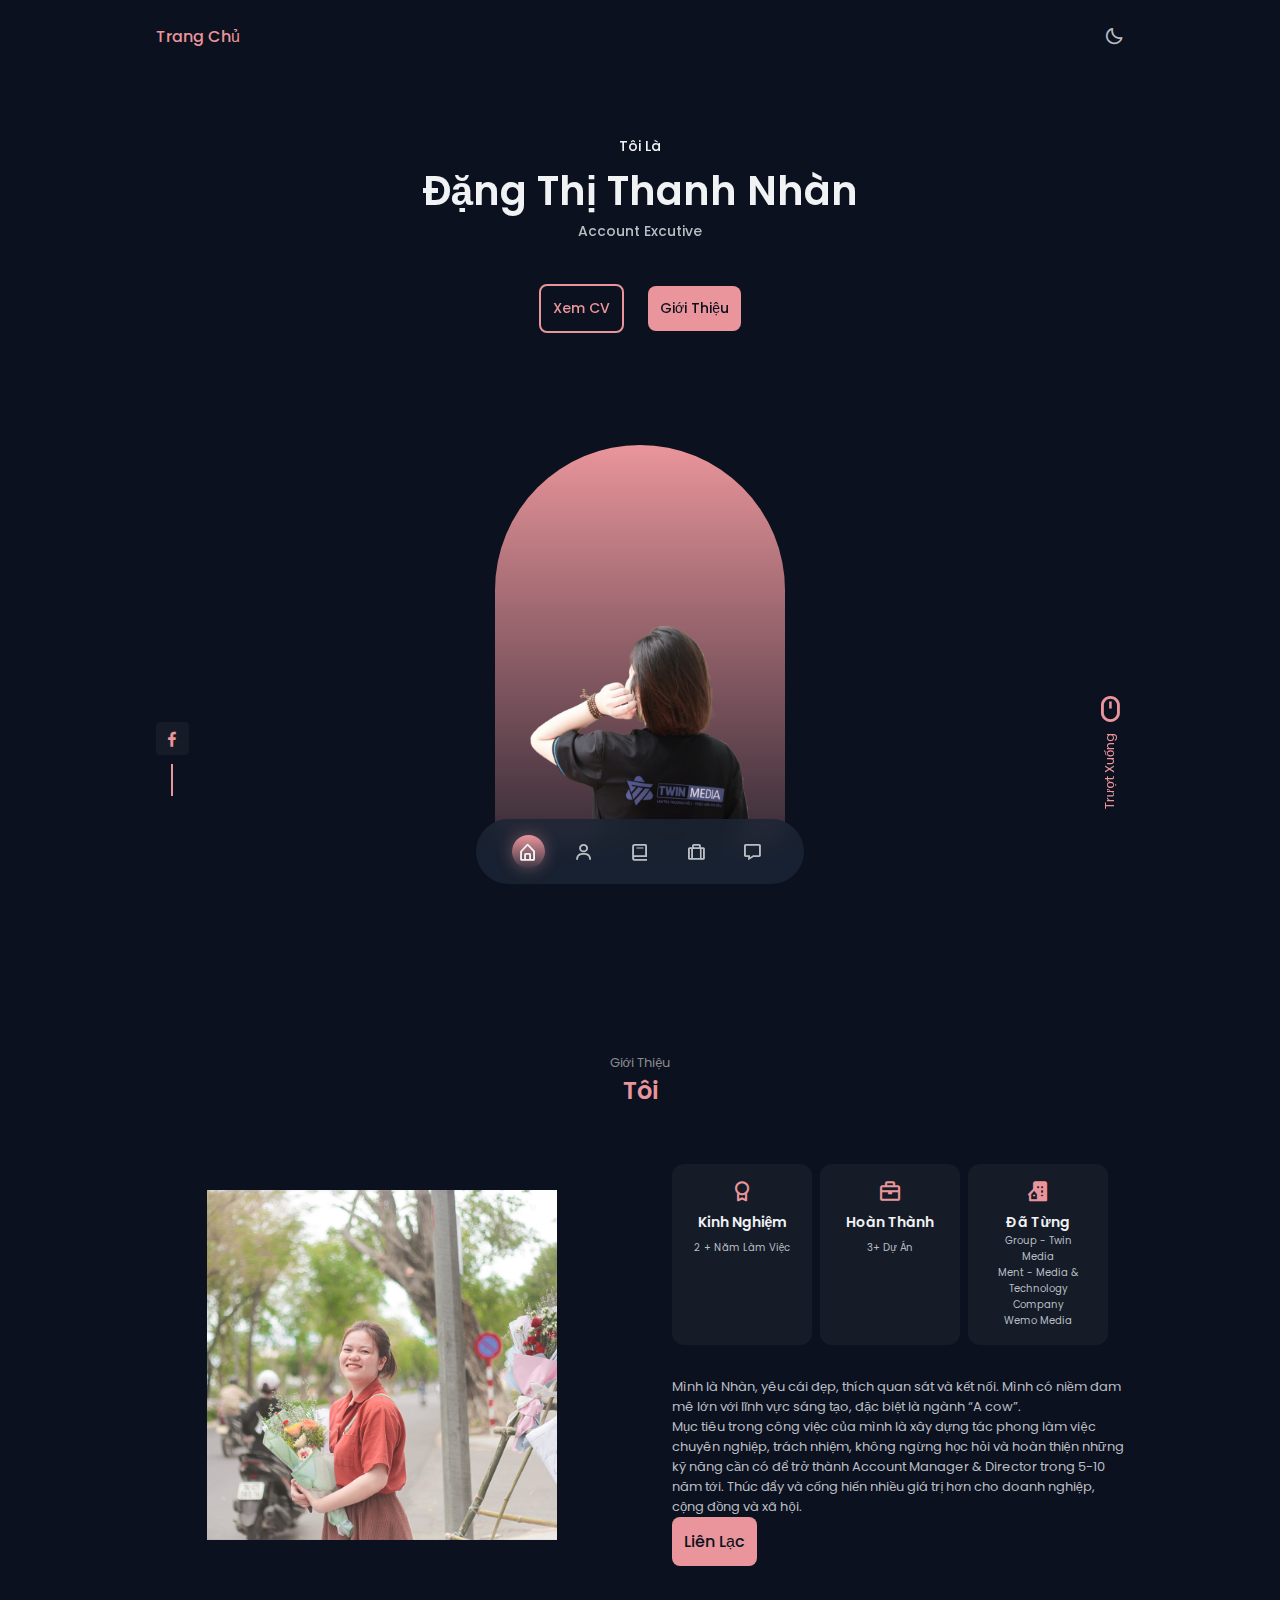
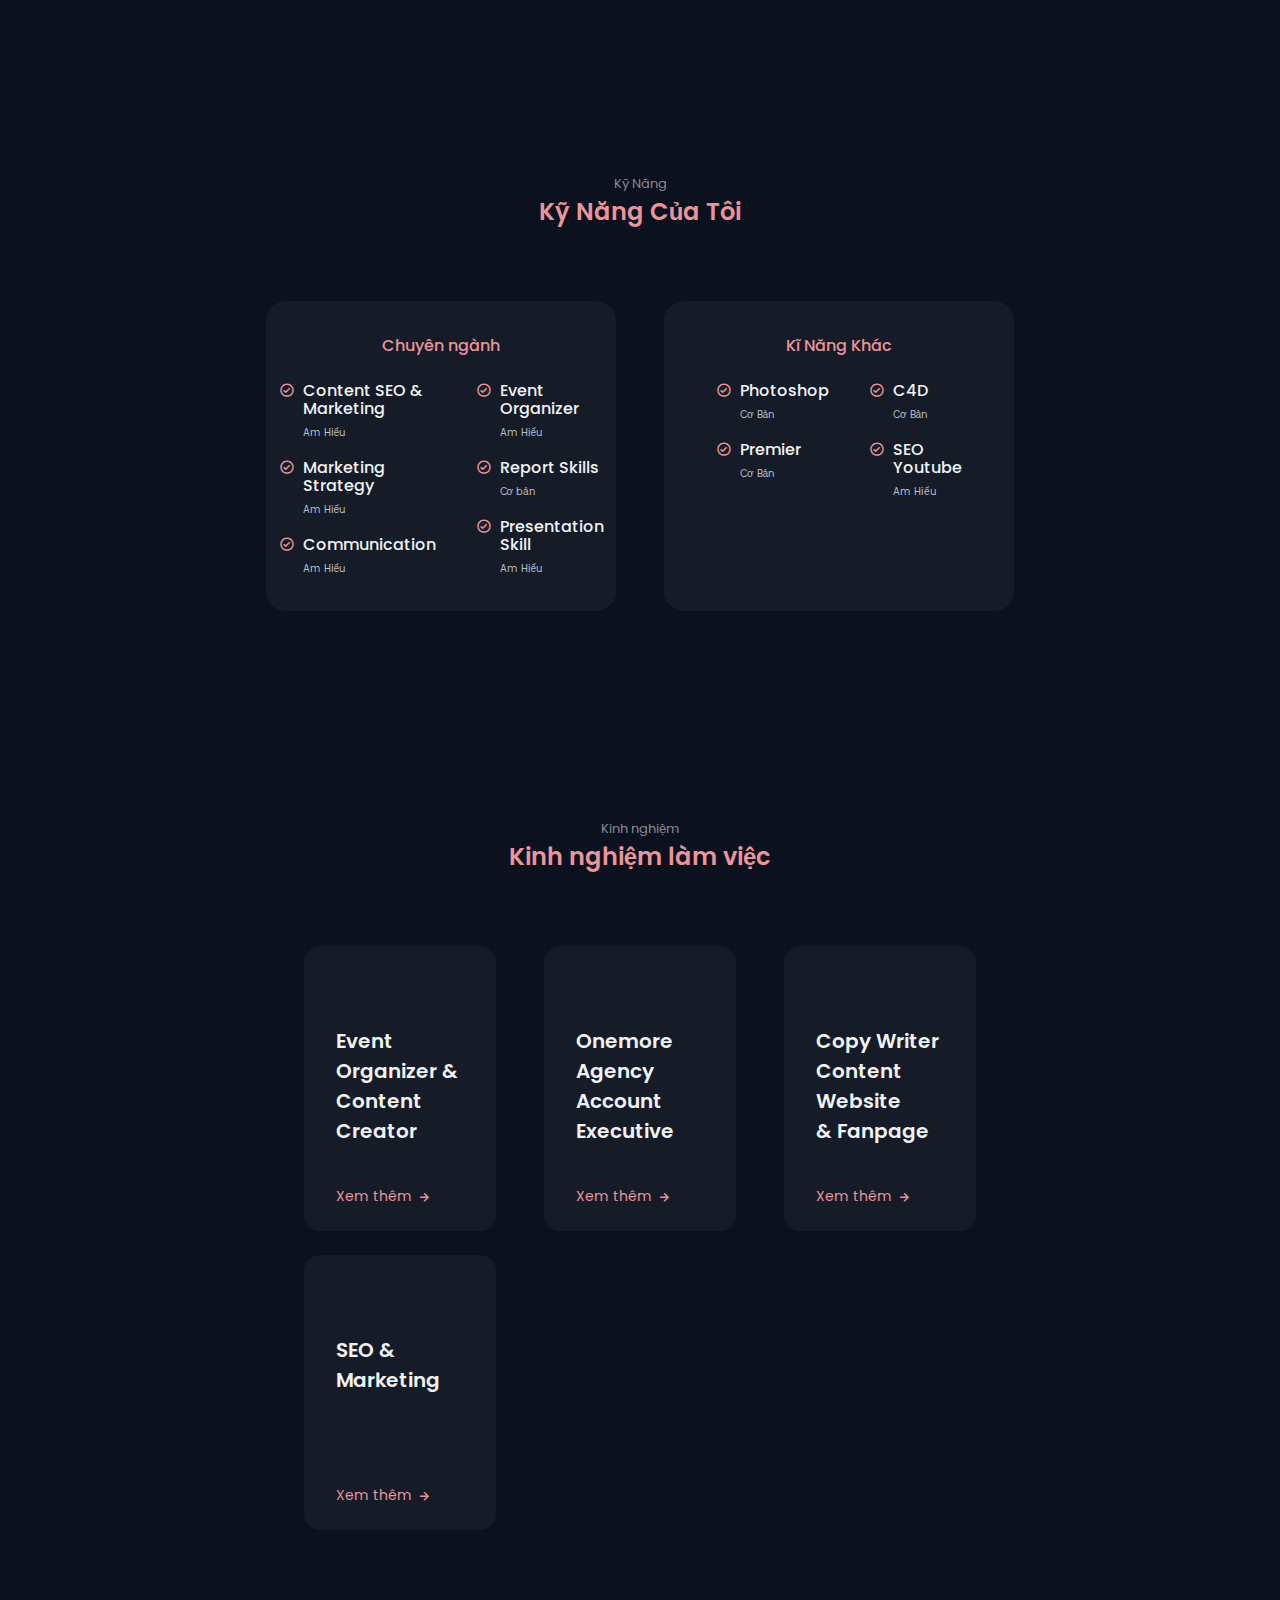
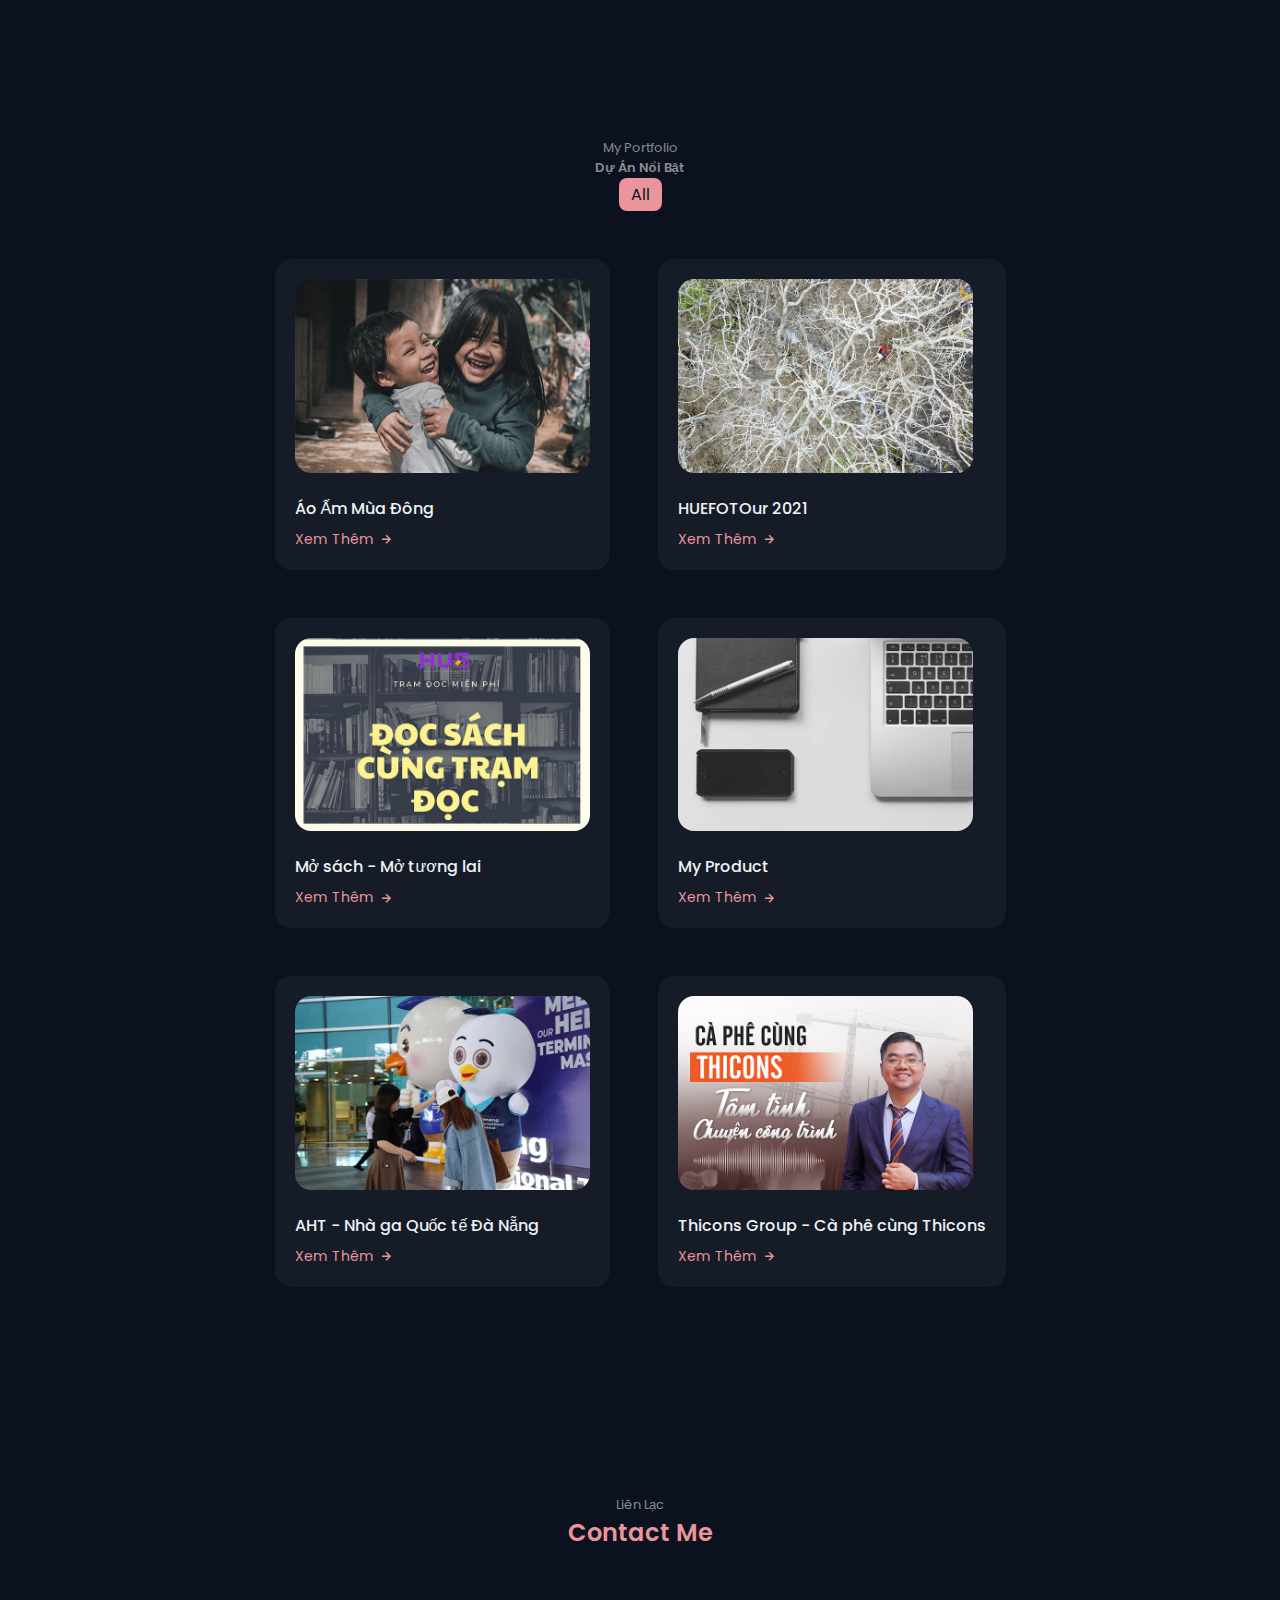
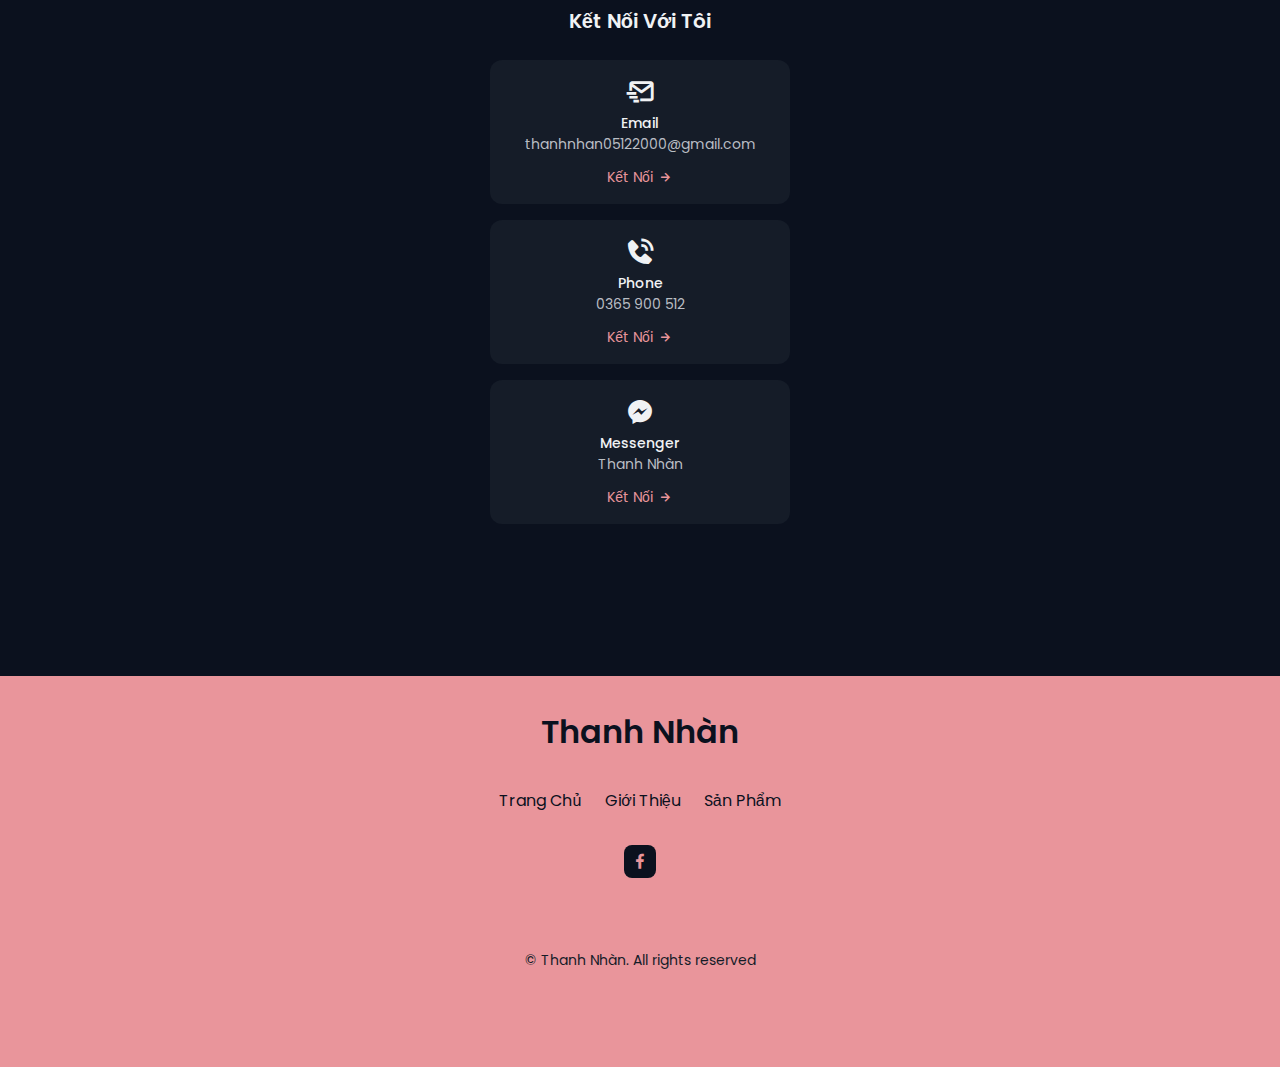
<file: index.html>
<!DOCTYPE html>
<html lang="en">

<head>
    <meta charset="UTF-8">
    <meta name="viewport" content="width=device-width, initial-scale=1.0">

    <!--=============== FAVICON ===============-->
    <link rel="shortcut icon" href="./assets/img/favicon.png" type="image/x-icon">

    <!--=============== BOXICONS ===============-->
    <link href='https://unpkg.com/boxicons@2.1.1/css/boxicons.min.css' rel='stylesheet'>

    <!--=============== SWIPER CSS ===============-->
    <link rel="stylesheet" href="./assets/css/swiper-bundle.min.css">

    <!--=============== CSS ===============-->
    <link rel="stylesheet" href="./assets/css/styles.css">

    <title>Đặng Thị Thanh Nhàn</title>
</head>

<body>
    <!--=============== HEADER ===============-->
    <header class="header" id="header">
        <nav class="nav container">
            <a href="#" class="nav__logo">Trang Chủ</a>

            <div class="nav__menu">
                <ul class="nav__list">
                    <li class="nav__item ">
                        <a href="#home" class="nav__link active-link">
                            <i class='bx bx-home-alt'></i>
                        </a>
                    </li>

                    <li class="nav__item">
                        <a href="#about" class="nav__link">
                            <i class='bx bx-user'></i>
                        </a>
                    </li>

                    <li class="nav__item">
                        <a href="#skills" class="nav__link">
                            <i class='bx bx-book'></i>
                        </a>
                    </li>

                    <li class="nav__item">
                        <a href="#work" class="nav__link">
                            <i class='bx bx-briefcase-alt'></i>
                        </a>
                    </li>

                    <li class="nav__item">
                        <a href="#contact" class="nav__link">
                            <i class='bx bx-message'></i>
                        </a>
                    </li>
                </ul>
            </div>

            <!-- Theme Change Button -->
            <i class='bx bx-moon change-theme' id="theme-button"></i>
        </nav>
    </header>

    <!--=============== MAIN ===============-->
    <main class="main">
        <!--=============== HOME ===============-->
        <section class="home section" id="home">
            <div class="home__container container grid">
                <div class="home__data">
                    <span class="home__greeting">Tôi Là</span>
                    <h1 class="home__name">Đặng Thị Thanh Nhàn</h1>
                    <h3 class="home__education">Account Excutive<br><br><br>

                        <div class="home__buttons">
                            <a href="./cv.html" class="button button--ghost" target="_blank">
                                Xem CV
                            </a>
                            <a href="#about" class="button">Giới Thiệu</a>
                        </div>
                </div>
                <div class="home__handle">
                    <img src="./assets/img/perfil.png" alt="" class="home__img">
                </div>

                <div class="home__social">
                    <a href=https://www.facebook.com/umbala123mocuara target="_blank" class="home__social-link">
                        <i class='bx bxl-facebook'></i>
                    </a>

                    <!-- <a href="" target="_blank"
                        class="home__social-link">
                        <i class='bx bxl-youtube'></i>
                    </a> -->

                    <!-- <a href="https://www.behance.net/xuanthang1437" target="_blank" class="home__social-link">
                        <i class='bx bxl-behance'></i>
                    </a> -->
                </div>

                <a href="#about" class="home__scroll">
                    <i class='bx bx-mouse home__scroll-icon'></i>
                    <span class="home__scroll-name">Trượt Xuống</span>
                </a>
            </div>
        </section>

        <!--=============== ABOUT ===============-->
        <section class="about section" id="about">
            <span class="section__subtitle">Giới Thiệu</span>
            <h2 class="section__title">Tôi</h2>

            <div class="about__container container grid">
                <img src="./assets/img/about.jpg" alt="" class="about__img">

                <div class="about__data">
                    <div class="about__info">
                        <div class="about__box">
                            <i class='bx bx-award about__icon'></i>
                            <h3 class="about__title">Kinh Nghiệm</h3>
                            <span class="about__subtitle">2 + Năm Làm Việc</span>
                        </div>

                        <div class="about__box">
                            <i class='bx bx-briefcase about__icon'></i>
                            <h3 class="about__title">Hoàn Thành</h3>
                            <span class="about__subtitle">3+ Dự Án</span>
                        </div>

                        <div class="about__box">
                            <i class='bx bxs-building-house about__icon'></i>
                            <h3 class="about__title">Đã Từng</h3>
                            <span class="about__subtitle"><p>
                                Group - Twin Media
                            </p>
                            <p>
                                Ment - Media & Technology Company
                            </p>
                            <p>
                                Wemo Media
                            </p>
                         
                        </span>
                        </div>
                    </div>

                    <p class="about__description">
                        <!-- <div style="margin: 0 auto; text-align: center;"> -->
                        <p style="font-size: 13px;">
                            Mình là Nhàn, yêu cái đẹp, thích quan sát và kết nối. Mình có niềm đam mê lớn với lĩnh vực sáng tạo, đặc biệt là ngành “A cow”.  
                        </p>
                        
                        <p style="font-size: 13px;"> 
                            Mục tiêu trong công việc của mình là xây dựng tác phong làm việc chuyên nghiệp, 
                            trách nhiệm, không ngừng học hỏi và hoàn thiện những kỹ năng cần có để trở thành Account 
                            Manager & Director trong 5-10 năm tới. Thúc đẩy và cống hiến nhiều giá trị hơn cho doanh nghiệp,
                             cộng đồng và xã hội.
                        </p>

                    </p>

                <a href="#contact" class="button">Liên Lạc</a>
                </div>
            </div>
        </section>

        <!--=============== SKILLS ===============-->
        <section class="skills section" id="skills">
            <span class="section__subtitle">Kỹ Năng</span>
            <h2 class="section__title">Kỹ Năng Của Tôi</h2>

            <div class="skills__container container grid">
                <div class="skills__content">
                    <h3 class="skills__title">Chuyên ngành</h3>

                    <div class="skills__box">
                        <div class="skills__group">
                            <div class="skills__data">
                                <i class='bx bx-check-circle'></i>

                                <div>
                                    <h3 class="skills__name">Content SEO & Marketing</h3>
                                    <span class="skills__level">Am Hiểu</span>
                                </div>
                            </div>
                            <div class="skills__data">
                                <i class='bx bx-check-circle'></i>

                                <div>
                                    <h3 class="skills__name">Marketing Strategy</h3>
                                    <span class="skills__level">Am Hiểu</span>
                                </div>
                            </div>

                            <div class="skills__data">
                                <i class='bx bx-check-circle'></i>

                                <div>
                                    <h3 class="skills__name">Communication</h3>
                                    <span class="skills__level">Am Hiểu</span>
                                </div>
                            </div>
                        </div>
                        <div class="skills__group">
                            <div class="skills__data">
                                <i class='bx bx-check-circle'></i>

                                <div>
                                    <h3 class="skills__name">Event Organizer</h3>
                                    <span class="skills__level">Am Hiểu</span>
                                </div>
                            </div>

                            <div class="skills__data">
                                <i class='bx bx-check-circle'></i>

                                <div>
                                    <h3 class="skills__name">Report Skills</h3>
                                    <span class="skills__level">Cơ bản</span>
                                </div>
                            </div>
                            <div class="skills__data">
                                <i class='bx bx-check-circle'></i>

                                <div>
                                    <h3 class="skills__name">Presentation Skill</h3>
                                    <span class="skills__level">Am Hiểu</span>
                                </div>
                            </div>
                        </div>
                    </div>
                </div>

                <div class="skills__content">
                    <h3 class="skills__title">Kĩ Năng Khác</h3>

                    <div class="skills__box">
                        <div class="skills__group">
                            <div class="skills__data">
                                <i class='bx bx-check-circle'></i>

                                <div>
                                    <h3 class="skills__name">Photoshop</h3>
                                    <span class="skills__level">Cơ Bản</span>
                                </div>
                            </div>

                            <div class="skills__data">
                                <i class='bx bx-check-circle'></i>

                                <div>
                                    <h3 class="skills__name">Premier</h3>
                                    <span class="skills__level">Cơ Bản</span>
                                </div>
                            </div>

                        </div>
                        <div class="skills__group">
                            <div class="skills__data">
                                <i class='bx bx-check-circle'></i>

                                <div>
                                    <h3 class="skills__name">C4D</h3>
                                    <span class="skills__level">Cơ Bản</span>
                                </div>
                            </div>

                            <div class="skills__data">
                                <i class='bx bx-check-circle'></i>

                                <div>
                                    <h3 class="skills__name">SEO Youtube</h3>
                                    <span class="skills__level">Am Hiểu</span>
                                </div>
                            </div>

                        </div>
                    </div>
                </div>
            </div>
        </section>

        <!--=============== SERVICES ===============-->
        <section class="services section">
            <span class="section__subtitle">Kinh nghiệm</span>

            <h2 class="section__title">Kinh nghiệm làm việc</h2>

            <div class="services__container container grid">
                <div class="services__card">
                    <h3 class="services__title">Event Organizer &<br>Content Creator</h3>

                    <span class="services__button">
                        Xem thêm <i class='bx bx-right-arrow-alt services__icon'></i>
                    </span>

                    <div class="services__modal">
                        <div class="services__modal-content">
                            <i class='bx bx-x services__modal-close'></i>
                            <h3 class="services__modal-title">Công Ty TNHH Truyền Thông Leano Group - Twin Media</h3>

                            <p class="services__modal-description">
                                Event Organizer & Content Creator
                            </p>
                            <p class="services__modal-description">
                                2020-2021                            </p>

                            <ul class="services__modal-list">
                                <li class="services__modal-item">
                                    <i class="bx bx-check services__modal-icon"></i>
                                    <p class="services__modal-info">
                                        Quản lý fanpage, lên plan nội dung content tuần/tháng

                                    </p>
                                </li>

                                <li class="services__modal-item">
                                    <i class="bx bx-check services__modal-icon"></i>
                                    <p class="services__modal-info">
                                        Viết nội dung đa dạng: marketing sản phẩm, truyền thông nội bộ, thông cáo báo chí, profile dự án,...                                    </p>
                                </li>

                                <li class="services__modal-item">
                                    <i class="bx bx-check services__modal-icon"></i>
                                    <p class="services__modal-info">
                                        Lên ý tưởng cho các dự án cộng đồng, tổ chức sự kiện, cuộc thi: HUE FOTOur 2021, Sự kiện trao giải, Họp báo, Giải bóng đá Phủi Huế,...

                                    </p>
                                </li>

                                <!-- <li class="services__modal-item">
                                    <i class="bx bx-check services__modal-icon"></i>
                                    <p class="services__modal-info">
                                        
                                    </p>
                                </li> -->
                            </ul>
                        </div>
                    </div>
                </div>

                <div class="services__card">
                    <h3 class="services__title">Onemore Agency <br> Account Executive </h3>

                    <span class="services__button">
                        Xem thêm <i class='bx bx-right-arrow-alt services__icon'></i>
                    </span>

                    <div class="services__modal">
                        <div class="services__modal-content">
                            <i class='bx bx-x services__modal-close'></i>
                            <h3 class="services__modal-title">Onemore Agency</h3>

                            <p class="services__modal-description">
                                Account Executive
                            </p>
                            <p class="services__modal-description">
                               2023
                            </p>

                            <ul class="services__modal-list">
                                <li class="services__modal-item">
                                    <i class="bx bx-check services__modal-icon"></i>
                                    <p class="services__modal-info">
                                        Thiết lập và triển khai plan, chiến lược truyền thông bao gồm các gói: Marketing tổng thể, sản xuất video ngắn, thiết kế nhận diện thương hiệu, TVC quảng cáo,...                                     </p>
                                </li>

                                <li class="services__modal-item">
                                    <i class="bx bx-check services__modal-icon"></i>
                                    <p class="services__modal-info">
                                        Nhận brief, thấu hiểu khách hàng, hỗ trợ team creative làm việc với khách hàng</p>
                                </li>

                                <li class="services__modal-item">
                                    <i class="bx bx-check services__modal-icon"></i>
                                    <p class="services__modal-info">
                                        Điều phối Team Creative & đảm bảo tiến độ dự án như: Dự án marketing tổng thể Thicons Group, Dự án truyền thông sự kiện Lotte Duty Free Pool Party 2023, Short video truyền thông Da Nang International Terminal,...

                                    </p>
                                </li>

                                <li class="services__modal-item">
                                    <i class="bx bx-check services__modal-icon"></i>
                                    <p class="services__modal-info">
                                        Thực hiện các file liên quan đến công việc: Hợp đồng, báo giá, plan, proposal, report,...
                                    </p>
                                </li>

                                <!-- <li class="services__modal-item">
                                    <i class="bx bx-check services__modal-icon"></i>
                                    <p class="services__modal-info">
                                        Thiết kế mockups website cho công ty.
                                    </p>
                                </li> -->
                            </ul>
                        </div>
                    </div>
                </div>
                <div class="services__card">
                    <h3 class="services__title">Copy Writer <br> Content Website <br>& Fanpage </h3>

                    <span class="services__button">
                        Xem thêm <i class='bx bx-right-arrow-alt services__icon'></i>
                    </span>

                    <div class="services__modal">
                        <div class="services__modal-content">
                            <i class='bx bx-x services__modal-close'></i>
                            <h3 class="services__modal-title">Ment - Media & Technology Company</h3>

                            <p class="services__modal-description">
                                Copy Writer - Content Website & Fanpage
                            </p>
                            <p class="services__modal-description">
                                2021-2022
                            </p>

                            <ul class="services__modal-list">
                                <li class="services__modal-item">
                                    <i class="bx bx-check services__modal-icon"></i>
                                    <p class="services__modal-info">
                                        Đăng và viết nội dung chuẩn SEO cho website đa lĩnh vực (công nghệ, game, mỹ phẩm, sức khỏe, du lịch, bất động sản…)                                    </p>
                                </li>

                                <li class="services__modal-item">
                                    <i class="bx bx-check services__modal-icon"></i>
                                    <p class="services__modal-info">
                                        Quản lý & lên kế hoạch content fanpage hàng tuần
                                                                            </p>
                                </li>

                                <!-- <li class="services__modal-item">
                                    <i class="bx bx-check services__modal-icon"></i>
                                    <p class="services__modal-info">
                                        Thiết kế bố cục màu sắc theo ý muốn của khách hàng
                                    </p>
                                </li>

                                <li class="services__modal-item">
                                    <i class="bx bx-check services__modal-icon"></i>
                                    <p class="services__modal-info">
                                        Bàn giao lại file và các sản phẩm theo yêu cầu của khách hàng.
                                    </p>
                                </li>

                                <li class="services__modal-item">
                                    <i class="bx bx-check services__modal-icon"></i>
                                    <p class="services__modal-info">
                                        Thiết kế mockups website cho công ty.
                                    </p>
                                </li> -->
                            </ul>
                        </div>
                    </div>
                </div>
                <div class="services__card">
                    <h3 class="services__title">SEO & Marketing </h3>
                    <br>
                    <br>

                    <span class="services__button">
                        Xem thêm <i class='bx bx-right-arrow-alt services__icon'></i>
                    </span>

                    <div class="services__modal">
                        <div class="services__modal-content">
                            <i class='bx bx-x services__modal-close'></i>
                            <h3 class="services__modal-title">Wemo Media</h3>

                            <p class="services__modal-description">
                                SEO Youtube
                            </p>
                            <p class="services__modal-description">
                                2022-2023
                            </p>

                            <ul class="services__modal-list">
                                <li class="services__modal-item">
                                    <i class="bx bx-check services__modal-icon"></i>
                                    <p class="services__modal-info">
                                        Lên ý tưởng và thực hiện các hoạt động marketing nội bộ                                </li>

                                <li class="services__modal-item">
                                    <i class="bx bx-check services__modal-icon"></i>
                                    <p class="services__modal-info">
                                        Sử dụng Photoshop, Premiere, C4D làm Thumbnail Youtube                                </li>

                                <li class="services__modal-item">
                                    <i class="bx bx-check services__modal-icon"></i>
                                    <p class="services__modal-info">
                                        Tối ưu hóa các thuật toán và công cụ tìm kiếm để quản lý 10 kênh Youtube                                </li>

                                <!-- <li class="services__modal-item">
                                    <i class="bx bx-check services__modal-icon"></i>
                                    <p class="services__modal-info">
                                        Làm video animation.
                                    </p>
                                </li>

                                <li class="services__modal-item">
                                    <i class="bx bx-check services__modal-icon"></i>
                                    <p class="services__modal-info">
                                        Bàn giao lại file và các sản phẩm theo yêu cầu của khách hàng.
                                    </p>
                                </li> -->
                            </ul>
                        </div>
                    </div>
                </div>
            </div>
        </section>

        <!--=============== WORK ===============-->
        <section class="work section" id="work">
            <span class="section__subtitle">My Portfolio</span>
            <h2 class="section__subtitle">Dự Án Nổi Bật</h2>

            <div class="work__filters">
                <span class="work__item active-work" data-filter="all">All</span>
                <!-- <span class="work__item" data-filter=".web">Đồ Họa</span>
                <span class="work__item" data-filter=".movil">Web</span>
                <span class="work__item" data-filter=".behance">Behance</span> -->
            </div>

            <div class="work__container container grid">
                <div class="work__card mix web">
                    <img src="./assets/img/work1.jpg" alt="" class="work__img">

                    <h3 class="work__title">Áo Ấm Mùa Đông</h3>
                    <a href="./aamd.html" target="_blank" class="work__button">
                        Xem Thêm <i class='bx bx-right-arrow-alt work__icon'></i>
                    </a>
                </div>

                <div class="work__card mix web">
                    <img src="./assets/img/work4.jpg" alt="" class="work__img">

                    <h3 class="work__title">HUEFOTOur 2021</h3>
                    <a href="./HUEFOTOur 2021.html" target="_blank" class="work__button">
                        Xem Thêm <i class='bx bx-right-arrow-alt work__icon'></i>
                    </a>
                </div>

                <div class="work__card mix movil">
                    <img src="./assets/img/work5.jpg" alt="" class="work__img">

                    <h3 class="work__title">Mở sách - Mở tương lai</h3>
                    <a href="./msmtl.html" target="_blank" class="work__button">
                        Xem Thêm <i class='bx bx-right-arrow-alt work__icon'></i>
                    </a>
                </div>
                <div class="work__card mix behance">
                    <img src="./assets/img/work3.jpg" alt="" class="work__img">

                    <h3 class="work__title">My Product</h3>
                    <a href="./Content.html" target="_blank" class="work__button">
                        Xem Thêm<i class='bx bx-right-arrow-alt work__icon'></i>
                    </a>
                </div>
                <div class="work__card mix web">
                    <img src="./assets/img/aht.JPG" alt="" class="work__img">

                    <h3 class="work__title">AHT - Nhà ga Quốc tế Đà Nẵng</h3>
                    <a href="./AHT.html" target="_blank" class="work__button">
                        Xem Thêm <i class='bx bx-right-arrow-alt work__icon'></i>
                    </a>
                </div>
                <div class="work__card mix web">
                    <img src="./assets/img/cfthicon.jpeg" alt="" class="work__img">

                    <h3 class="work__title">Thicons Group - Cà phê cùng Thicons </h3>
                    <a href="./cfthicon.html" target="_blank" class="work__button">
                        Xem Thêm <i class='bx bx-right-arrow-alt work__icon'></i>
                    </a>
                </div>

            
            
                
            </div>
        </section>

        <!--=============== CONTACT ===============-->
        <section class="contact section" id="contact">
            <span class="section__subtitle">Liên Lạc</span>
            <h2 class="section__title">Contact Me</h2>

            <div class="contact__container container">
                <div class="contact__content">
                    <h3 class="contact__title">Kết Nối Với Tôi</h3>

                    <div class="contact__info">
                        <div class="contact__card">
                            <i class='bx bx-mail-send contact__card-icon'></i>
                            <h3 class="contact__card-title">Email</h3>
                            <span class="contact__card-data">thanhnhan05122000@gmail.com</span>

                            <a href="mailto:thanhnhan05122000@gmail.com" target="_blank" class="contact__button">
                                Kết Nối <i class='bx bx-right-arrow-alt contact__button-icon'></i>
                            </a>
                        </div>

                        <div class="contact__card">
                            <i class='bx bxs-phone-call contact__card-icon'></i>
                            <h3 class="contact__card-title">Phone</h3>
                            <span class="contact__card-data">0365 900 512</span>

                            <a href="tel:+84365 900 512" target="_blank"
                                class="contact__button">
                                Kết Nối <i class='bx bx-right-arrow-alt contact__button-icon'></i>
                            </a>
                        </div>

                        <div class="contact__card">
                            <i class='bx bxl-messenger contact__card-icon'></i>
                            <h3 class="contact__card-title">Messenger</h3>
                            <span class="contact__card-data">Thanh Nhàn</span>

                            <a href="https://m.me/umbala123mocuara" target="_blank" class="contact__button">
                                Kết Nối <i class='bx bx-right-arrow-alt contact__button-icon'></i>
                            </a>
                        </div>
                    </div>
                </div>

                <!-- <div class="contact__content">
                    <h3 class="contact__title">Để Lại Lời Nhắn</h3>

                    <form action="" class="contact__form" id="form-1">
                        <div class="contact__form-div">
                            <label for="fullname" class="contact__form-tag">Tên</label>
                            <input id="fullname" name="fullname" type="text" placeholder="Tên của bạn"
                                class="contact__form-input">
                            <span class="form-message"></span>
                        </div>

                        <div class="contact__form-div">
                            <label for="email" class="contact__form-tag">Email</label>
                            <input id="email" name="email" type="text" placeholder="Địa chỉ email"
                                class="contact__form-input">
                            <span class="form-message"></span>
                        </div>

                        <div class="contact__form-div contact__form-area">
                            <label for="" class="contact__form-tag">Lời nhắn</label>
                            <textarea name="message" id="message" cols="30" rows="10" class="contact__form-input"
                                placeholder="Vui lòng để lại lời nhắn"></textarea>
                            <span class="form-message"></span>
                        </div>

                        <button class="button form-submit">Gửi Tin Nhắn</button>
                    </form>
                </div> -->
            </div>
        </section>
    </main>

    <!--=============== FOOTER ===============-->
    <footer class="footer">
        <div class="footer__container container">
            <h1 class="footer__title">Thanh Nhàn</h1>

            <ul class="footer__list">
                <li>
                    <a href="#home" class="footer__link">Trang Chủ</a>
                </li>
                <li>
                    <a href="#about" class="footer__link">Giới Thiệu</a>
                </li>
                <li>
                    <a href="#work" class="footer__link">Sản Phẩm</a>
                </li>
            </ul>

            <ul class="footer__social">
                <a href="https://www.facebook.com/umbala123mocuara" target="_blank" class="footer__social-link">
                    <i class='bx bxl-facebook'></i>
                </a>
                <!-- <a href="https://www.behance.net/xuanthang1437" target="_blank" class="footer__social-link">
                    <i class='bx bxl-behance'></i>
                </a> -->
            </ul>

            <span class="footer__copy">
                &#169; Thanh Nhàn. All rights reserved
            </span>
        </div>
    </footer>
    <div id="toast"></div>
    <!-- FORM VALIDATOR -->
    <script src="./assets/js/validator.js"></script>
    <script>
        Validator({
            form: '#form-1',
            formGroupSelector: '.contact__form-div',
            errorSelector: '.form-message',
            rules: [
                Validator.isRequired('#fullname', 'Vui lòng nhập tên'),
                Validator.isRequired('#email', 'Vui lòng nhập địa chỉ email'),
                Validator.isEmail('#email', 'Địa chỉ email không hợp lệ'),
                Validator.isRequired('#message', 'Vui lòng nhập nhập lời nhắn'),
            ],
            onSubmit: function (data) {
                console.log(data);
            }
        });
    </script>
    <!-- TOAST MESENGES -->
    <script src="./assets/js/toast.js"></script>

    <!--=============== SCROLLREVEAL ===============-->
    <script src="./assets/js/scrollreveal.min.js"></script>

    <!--=============== MIXITUP FILTER ===============-->
    <script src="./assets/js/mixitup.min.js"></script>

    <!--=============== MAIN JS ===============-->
    <script src="./assets/js/main.js"></script>
</body>

</html>
</file>
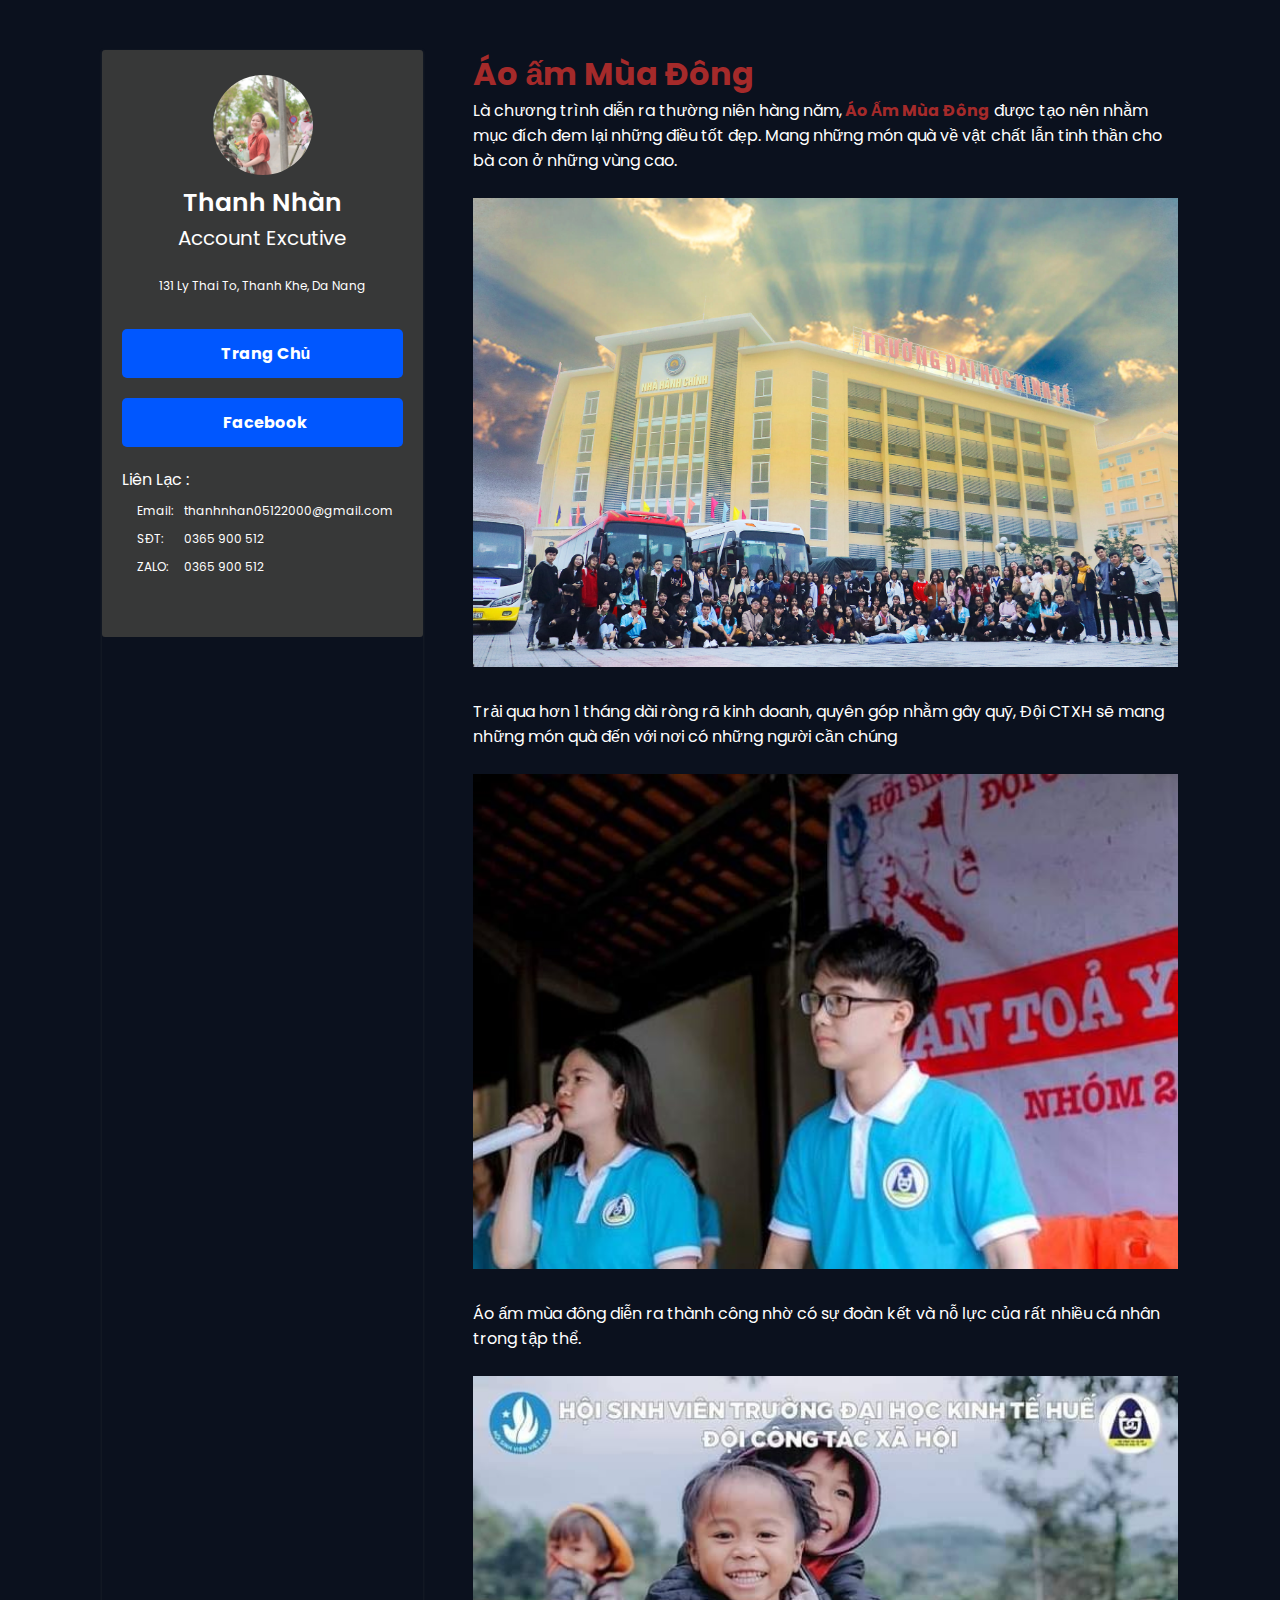
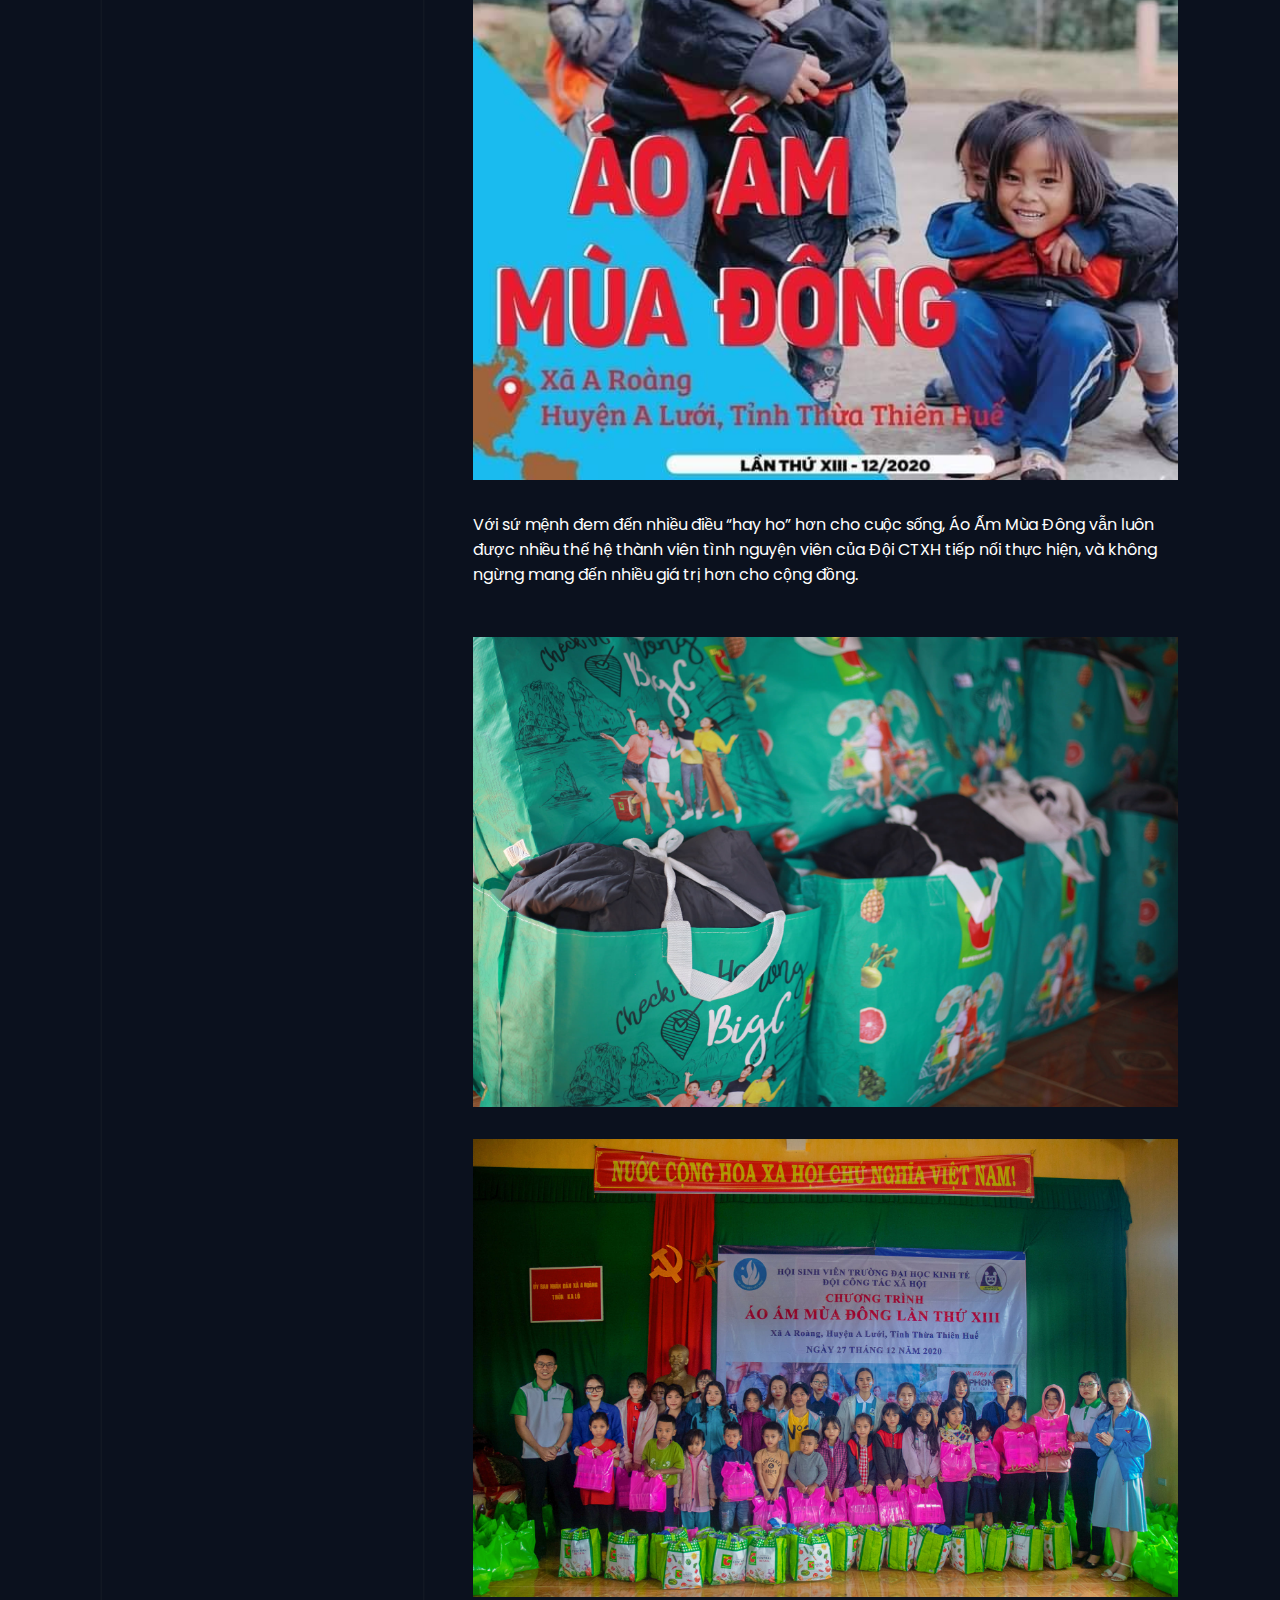
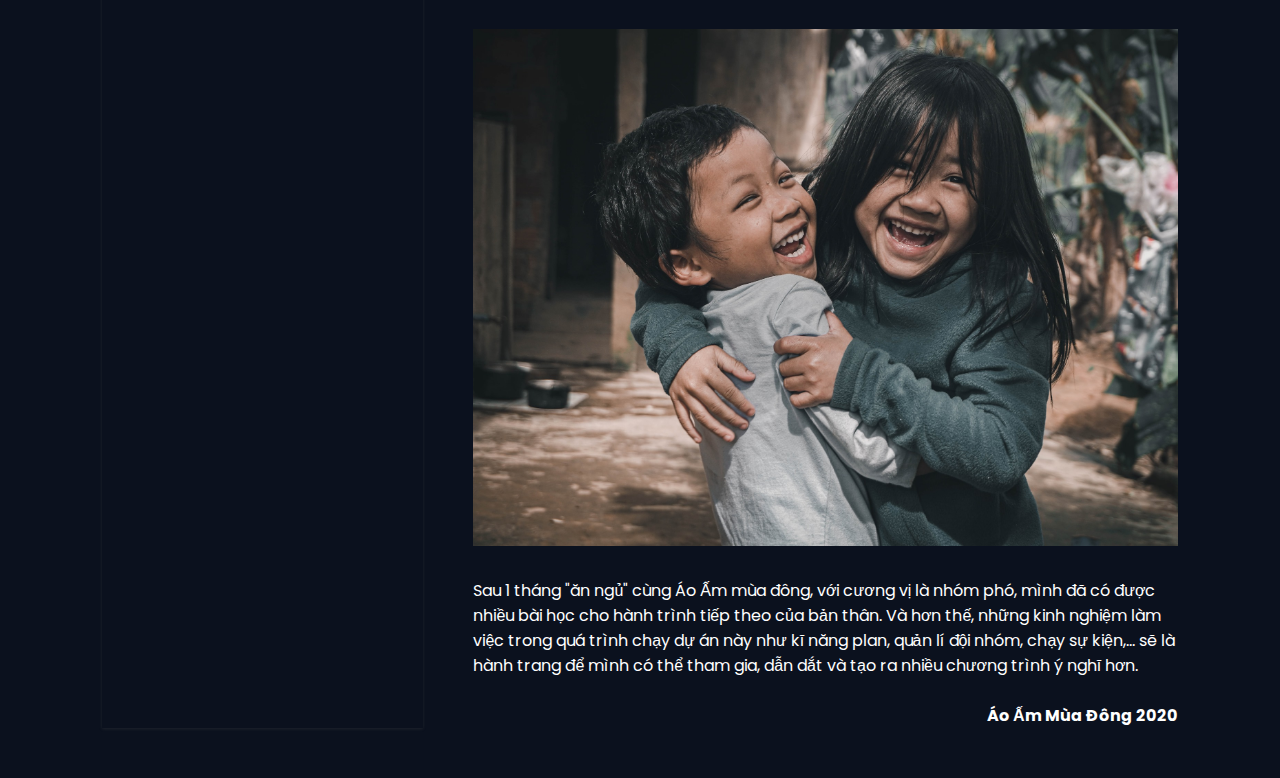
<file: aamd.html>
<!DOCTYPE html>
<html lang="en">

<head>
    <meta charset="UTF-8">
    <meta http-equiv="X-UA-Compatible" content="IE=edge">
    <meta name="viewport" content="width=device-width, initial-scale=1.0">
    <link rel="stylesheet" href="./assets/css/2d.css">
    <link rel="stylesheet" href="./assets/css/lightbox.css">
    <link rel="stylesheet" href="https://pro.fontawesome.com/releases/v5.10.0/css/all.css"
        integrity="sha384-AYmEC3Yw5cVb3ZcuHtOA93w35dYTsvhLPVnYs9eStHfGJvOvKxVfELGroGkvsg+p" crossorigin="anonymous" />
    <link rel="shortcut icon" href="./assets/img/favicon.png" type="image/x-icon">

    <title>Áo Ấm Mùa Đông</title>
</head>

<body>
    <div class="container">
        <div class="rightside">
            <div class="rightside__box">
                <div class="rightside__container">
                    <div class="rightside__avatar">
                        <img src="./assets/img/about.jpg" alt="">
                    </div>
                    <div class="rightside__name">
                        <h1>Thanh Nhàn</h1>
                    </div>
                    <div class="rightside__description">
                        <h1>Account Excutive</h1><br>
                    </div>
                    <div class="rightside__local">
                        <i class="fas fa-map-marker-alt local__icon"></i>
                        131 Ly Thai To, Thanh Khe, Da Nang
                    </div>
                </div>
                <div class="home btn">
                    <a href="./index.html"><i class="fas fa-home home__icon"></i> Trang Chủ
                    </a>
                </div>
                <!-- <div class="contact__btn btn">
                    <a href="https://www.behance.net/xuanthang1437">
                        <i class="fab fa-behance contact__icon"> </i>
                        Behance
                    </a> 
                </div> -->
                <div class="contact__btn btn">
                    <a href="https://www.facebook.com/umbala123mocuara">
                        <i class="fab fa-facebook-f contact__icon"></i>
                        Facebook
                    </a>
                </div>
                <div class="rightside__des">
                    <span class="rightside__title">Liên Lạc :</span>

                    <div class="des__box">
                        <div class="des__title">
                            <span class="des__title-email">Email:</span>
                            <span class="des__title-email">SĐT:</span>
                            <span class="des__title-email">ZALO:</span>
                        </div>
                        <div class="des__des">
                            <span class="des__des-email"> thanhnhan05122000@gmail.com</span>
                            <span class="des__des-email">0365 900 512</span>
                            <span class="des__des-email">0365 900 512</span>
                        </div>

                    </div>
                </div>
            </div>
        </div>
         <div class="leftside">
            <!-- <div class="gallery"></div> -->

            
    <script src="./assets/js/lightbox-plus-jquery.js"></script>
</body>
<section class="about section" id="about">
            <span class="section__subtitle"></span>
            <h1 class="section__title" style="color: brown; font-style: 50px;">Áo ấm Mùa Đông</h1>
            <p style="color: white;font-size: 100%;">
            Là chương trình diễn ra thường niên hàng năm,<strong style="color: brown;"> Áo Ấm Mùa Đông</strong>  được tạo nên nhằm mục đích đem lại những điều tốt đẹp. Mang những món quà về vật chất lẫn tinh thần cho bà con ở những vùng cao.
            </p>
            <br>
                <img src="./assets/img/aamd/4.jpg"  alt="mô tả cho ảnh này" width="100%" height="auto">
            <br>
            <br>
        <p style="color: white;font-size: 100%">
            Trải qua hơn 1 tháng dài ròng rã kinh doanh, quyên góp nhằm gây quỹ, Đội CTXH sẽ mang những món quà đến với nơi có những người cần chúng </p>
            <br>
                <img src="./assets/img/aamd/5.jpg"  alt="mô tả cho ảnh này" width="100%" height="auto">
            <br>
            <br>
            
            <p style="color: white;;">Áo ấm mùa đông diễn ra thành công nhờ có sự đoàn kết và nỗ lực của rất nhiều cá nhân trong tập thể. </p>
             
        </p>
        <br>
    </p>
    <img src="./assets/img/aamd/6.jpg" alt="mô tả cho ảnh này" width="100%" height="auto">
    <br>
    <br>
    
    <p style="color: white;font-size: 100%">
        Với sứ mệnh đem đến nhiều điều “hay ho” hơn cho cuộc sống, Áo Ấm Mùa Đông vẫn luôn được nhiều thế hệ thành viên tình nguyện viên của Đội CTXH tiếp nối thực hiện, và không ngừng mang đến nhiều giá trị hơn cho cộng đồng.      
    </p>
    <br>
    <br>
    <!-- <div class="image-container">
        <img src="anh.jpg" alt="Ảnh" style="width: 200px; height: auto;">
      </div> -->
<div class="image-container">
<img src="./assets/img/aamd/1.jpg" alt="mô tả cho ảnh này" width="100%" height="auto">
</div>
<br>
</p>
<img src="./assets/img/aamd/2.jpg" alt="mô tả cho ảnh này" width="100%" height="auto">
<p>
<br>
</p>
<img src="./assets/img/aamd/3.jpg" alt="mô tả cho ảnh này" width="100%" height="auto">
<p>
    <br>
<p style="color: white;font-size: 100%">
    Sau 1 tháng "ăn ngủ" cùng Áo Ấm mùa đông, với cương vị là nhóm phó, mình đã có được nhiều bài học cho hành trình tiếp theo của bản thân. Và hơn thế, những kinh nghiệm làm việc trong quá trình chạy dự án này như kĩ năng plan, quản lí đội nhóm, chạy sự kiện,... sẽ là hành trang để mình có thể tham gia, dẫn dắt và tạo ra nhiều chương trình ý nghĩ hơn.      
</p>
<br>
<p style="color: white; text-align: right; ">
<strong>Áo Ấm Mùa Đông 2020 </strong>
</p>
</html>
<!-- <div class="gallery">
                <div class="work__img" data-item="poster">
                    <a href="./assets/img/2dimg/1.jpg" data-lightbox="models" data-title="Caption1">
                        <img src="./assets/img/2dimg/1.jpg" alt="">
                    </a>
                </div>
                <div class="work__img" data-item="poster">
                    <a href="./assets/img/2dimg/2.jpg" data-lightbox="models" data-title="Caption1">
                        <img src="./assets/img/2dimg/2.jpg" alt="">
                    </a>
                </div>
                <div class="work__img" data-item="visit">
                    <a href="./assets/img/2dimg/3.jpg" data-lightbox="models" data-title="Caption1">
                        <img src="./assets/img/2dimg/3.jpg" alt="">
                    </a>
                </div>
                <div class="work__img" data-item="banner">
                    <a href="./assets/img/2dimg/4.jpg" data-lightbox="models" data-title="Caption1">
                        <img src="./assets/img/2dimg/4.jpg" alt="">
                    </a>
                </div>
                <div class="work__img" data-item="banner">
                    <a href="./assets/img/2dimg/5.jpg" data-lightbox="models" data-title="Caption1">
                        <img src="./assets/img/2dimg/5.jpg" alt="">
                    </a>
                </div>
                <div class="work__img" data-item="visit">
                    <a href="./assets/img/2dimg/6.jpg" data-lightbox="models" data-title="Caption1">
                        <img src="./assets/img/2dimg/6.jpg" alt="">
                    </a>
                </div>
                <div class="work__img" data-item="visit">
                    <a href="./assets/img/2dimg/7.jpg" data-lightbox="models" data-title="Caption1">
                        <img src="./assets/img/2dimg/7.jpg" alt="">
                    </a>
                </div>
                <div class="work__img" data-item="visit">
                    <a href="./assets/img/2dimg/9.jpg" data-lightbox="models" data-title="Caption1">
                        <img src="./assets/img/2dimg/9.jpg" alt="">
                    </a>
                </div>
            </div>
        </div>
    </div> -->
</file>
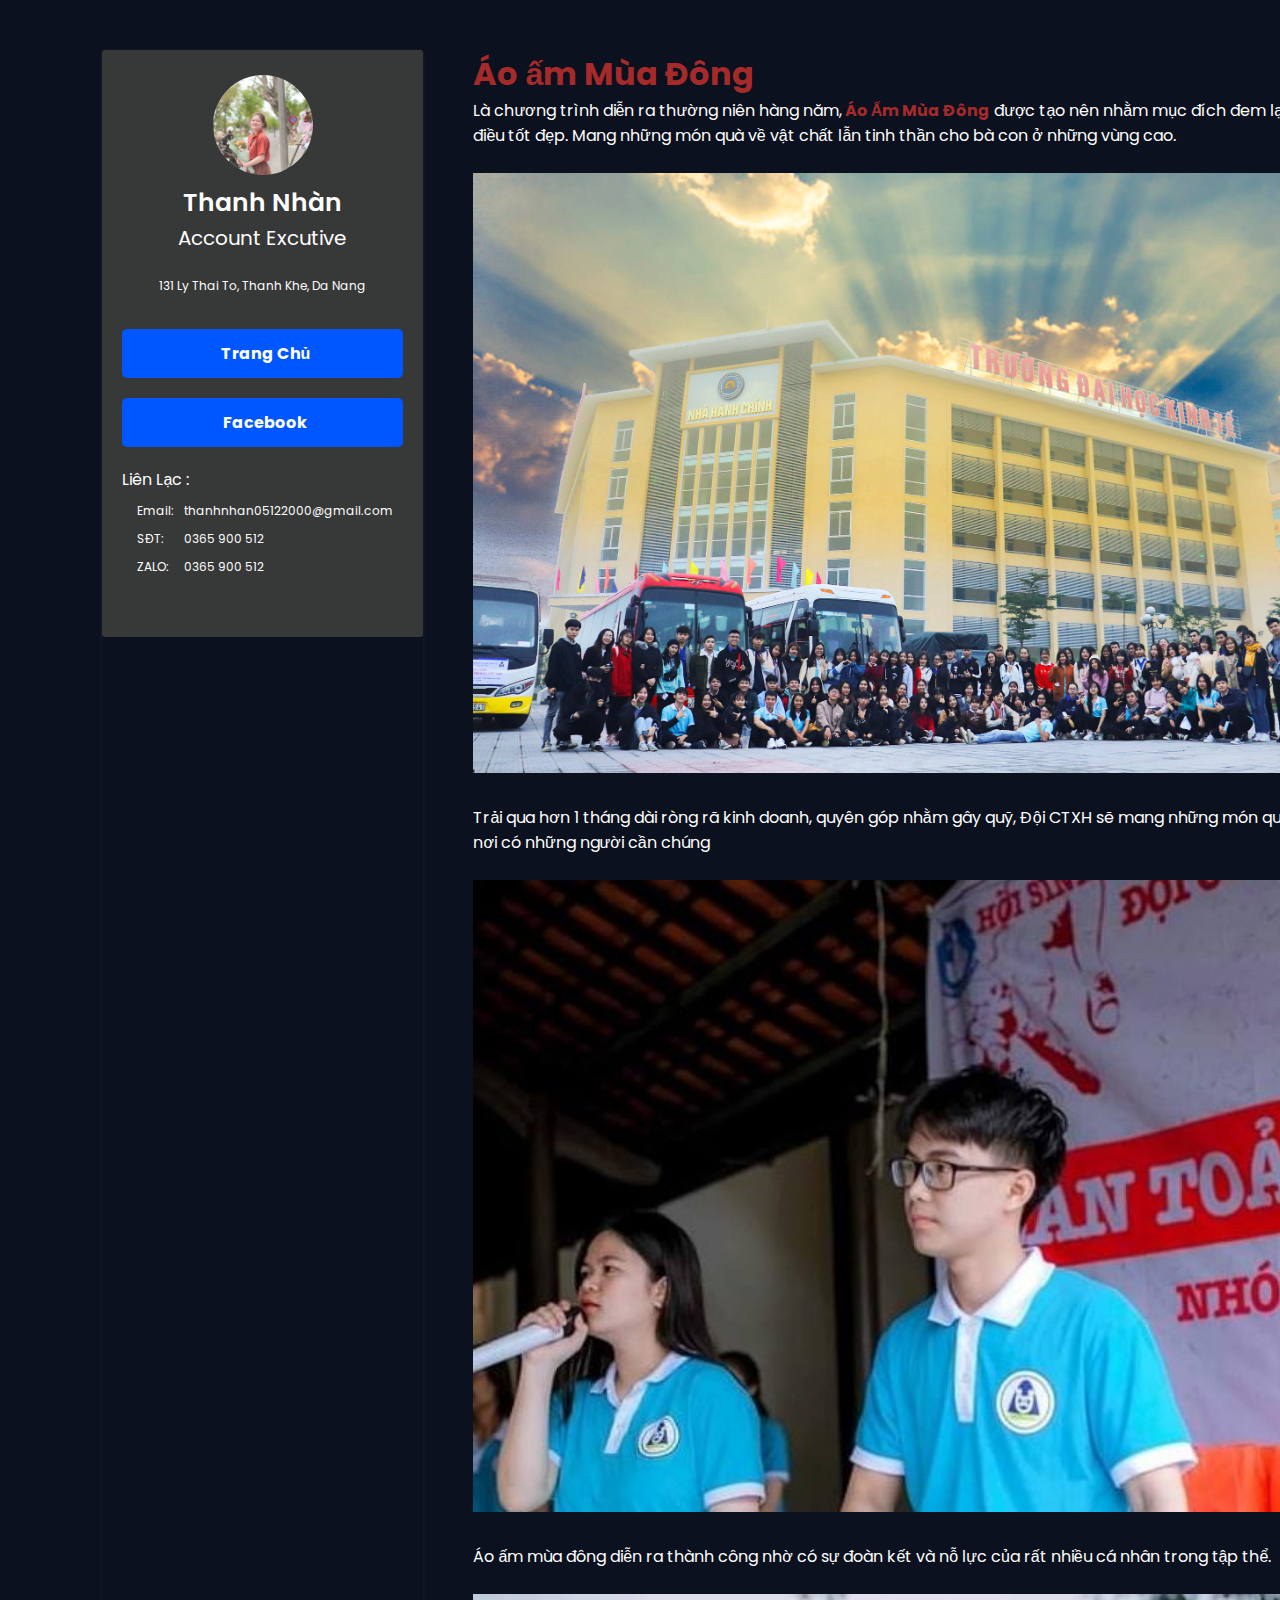
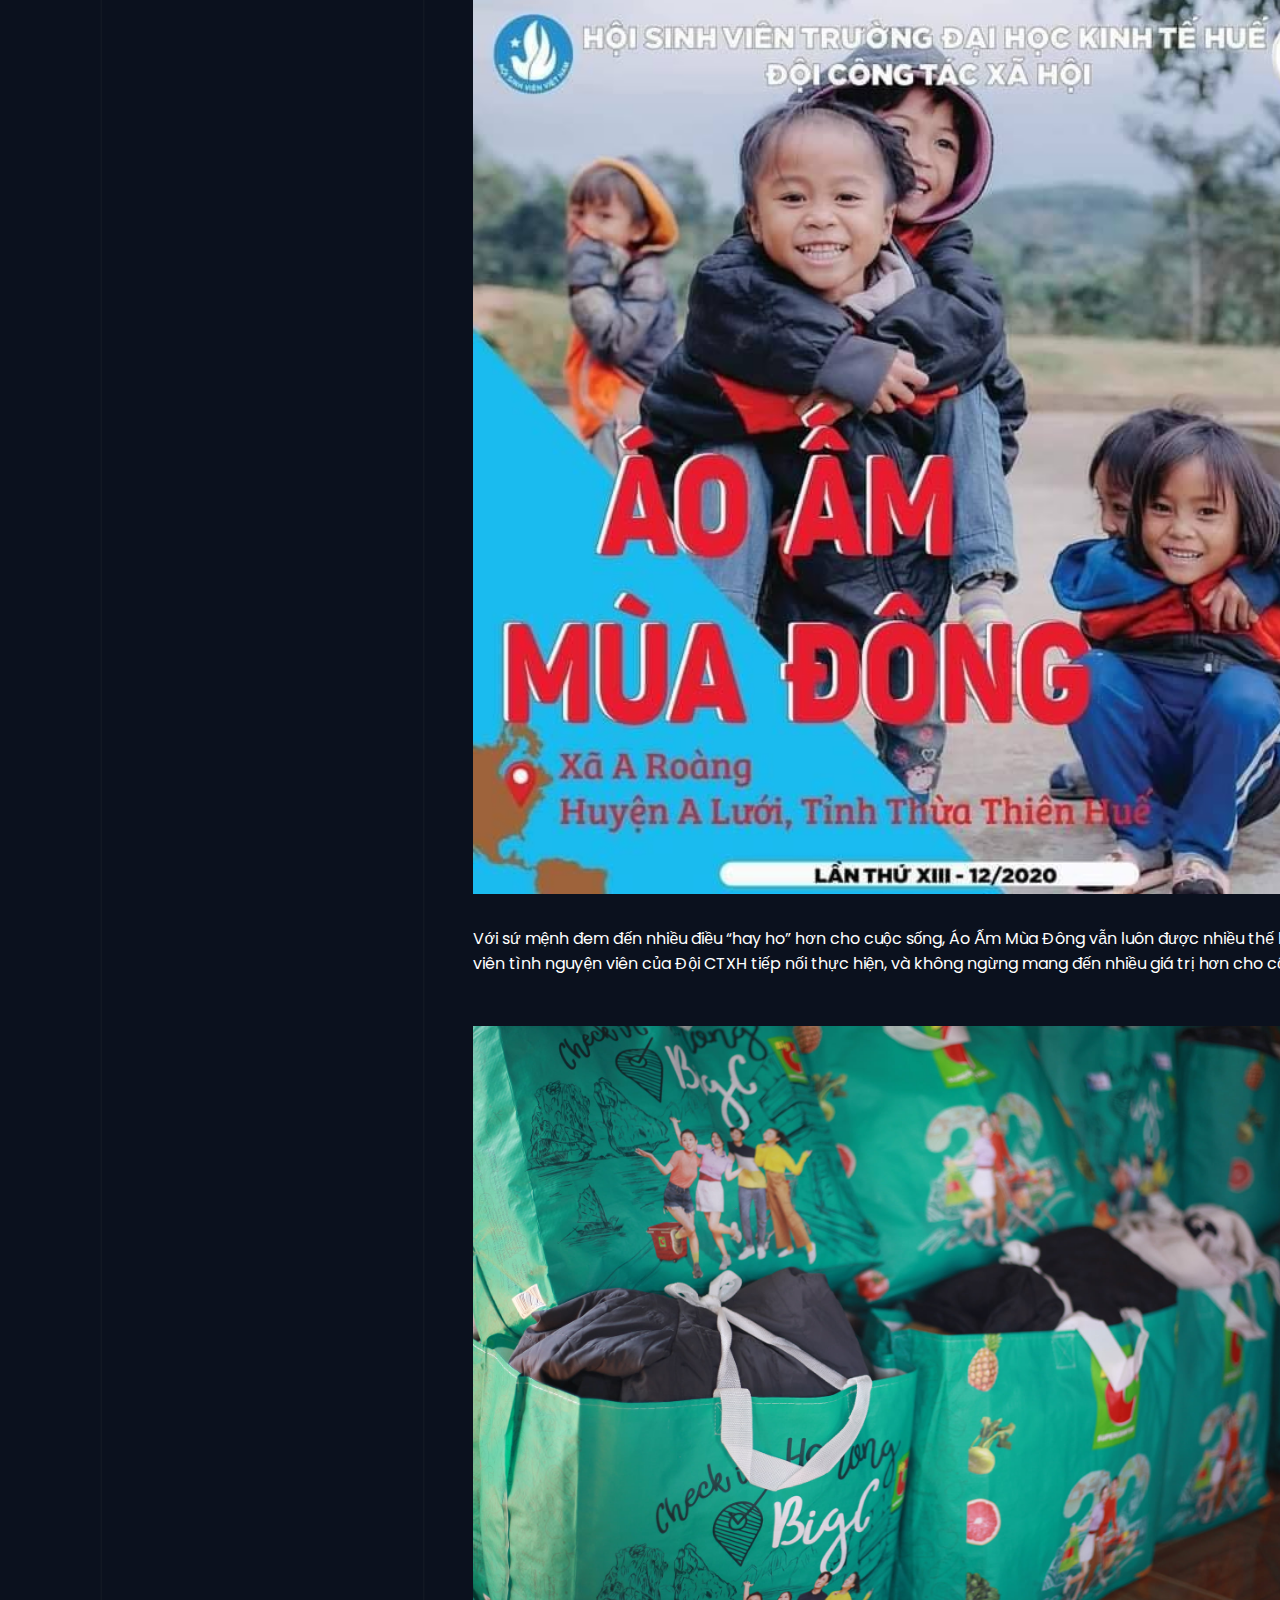
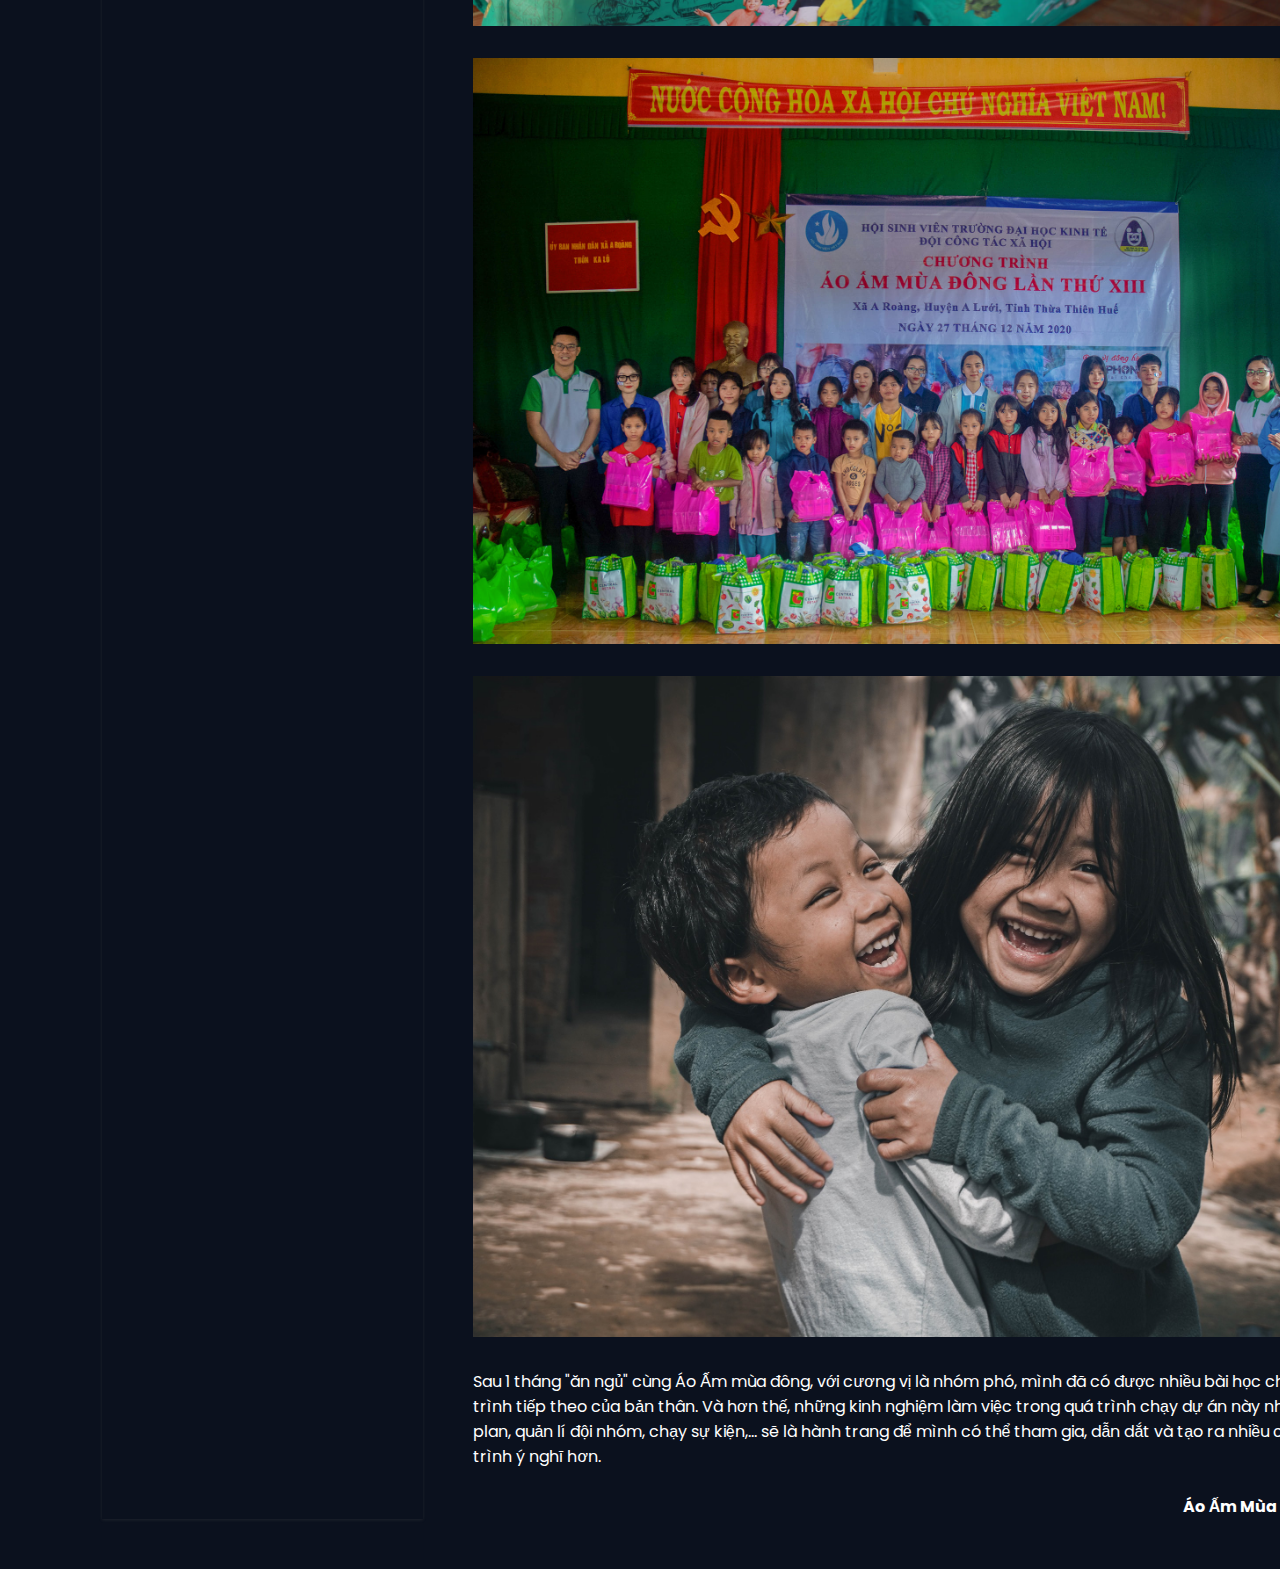
<file: aamdtex.html>
<!DOCTYPE html>
<html lang="en">

<head>
    <meta charset="UTF-8">
    <meta http-equiv="X-UA-Compatible" content="IE=edge">
    <meta name="viewport" content="width=device-width, initial-scale=1.0">
    <link rel="stylesheet" href="./assets/css/2d.css">
    <link rel="stylesheet" href="./assets/css/lightbox.css">
    <link rel="stylesheet" href="https://pro.fontawesome.com/releases/v5.10.0/css/all.css"
        integrity="sha384-AYmEC3Yw5cVb3ZcuHtOA93w35dYTsvhLPVnYs9eStHfGJvOvKxVfELGroGkvsg+p" crossorigin="anonymous" />
    <link rel="shortcut icon" href="./assets/img/favicon.png" type="image/x-icon">

    <title>Áo Ấm Mùa Đông</title>
</head>

<body>
    <div class="container">
        <div class="rightside">
            <div class="rightside__box">
                <div class="rightside__container">
                    <div class="rightside__avatar">
                        <img src="./assets/img/about.jpg" alt="">
                    </div>
                    <div class="rightside__name">
                        <h1>Thanh Nhàn</h1>
                    </div>
                    <div class="rightside__description">
                        <h1>Account Excutive</h1><br>
                    </div>
                    <div class="rightside__local">
                        <i class="fas fa-map-marker-alt local__icon"></i>
                        131 Ly Thai To, Thanh Khe, Da Nang
                    </div>
                </div>
                <div class="home btn">
                    <a href="./index.html"><i class="fas fa-home home__icon"></i> Trang Chủ
                    </a>
                </div>
                <!-- <div class="contact__btn btn">
                    <a href="https://www.behance.net/xuanthang1437">
                        <i class="fab fa-behance contact__icon"> </i>
                        Behance
                    </a> 
                </div> -->
                <div class="contact__btn btn">
                    <a href="https://www.facebook.com/umbala123mocuara">
                        <i class="fab fa-facebook-f contact__icon"></i>
                        Facebook
                    </a>
                </div>
                <div class="rightside__des">
                    <span class="rightside__title">Liên Lạc :</span>

                    <div class="des__box">
                        <div class="des__title">
                            <span class="des__title-email">Email:</span>
                            <span class="des__title-email">SĐT:</span>
                            <span class="des__title-email">ZALO:</span>
                        </div>
                        <div class="des__des">
                            <span class="des__des-email"> thanhnhan05122000@gmail.com</span>
                            <span class="des__des-email">0365 900 512</span>
                            <span class="des__des-email">0365 900 512</span>
                        </div>

                    </div>
                </div>
            </div>
        </div>
         <div class="leftside">
            <!-- <div class="gallery"></div> -->

            
    <script src="./assets/js/lightbox-plus-jquery.js"></script>
</body>
<section class="about section" id="about">
            <span class="section__subtitle"></span>
            <h1 class="section__title" style="color: brown; font-style: 50px;">Áo ấm Mùa Đông</h1>
            <p style="color: white; width: 900px">
            Là chương trình diễn ra thường niên hàng năm,<strong style="color: brown;"> Áo Ấm Mùa Đông</strong>  được tạo nên nhằm mục đích đem lại những điều tốt đẹp. Mang những món quà về vật chất lẫn tinh thần cho bà con ở những vùng cao.
            </p>
            <br>
                <img src="./assets/img/aamd/4.jpg"  alt="mô tả cho ảnh này" width="900" height="auto">
            <br>
            <br>
        <p style="color: white; width: 900px">
            Trải qua hơn 1 tháng dài ròng rã kinh doanh, quyên góp nhằm gây quỹ, Đội CTXH sẽ mang những món quà đến với nơi có những người cần chúng </p>
            <br>
                <img src="./assets/img/aamd/5.jpg"  alt="mô tả cho ảnh này" width="900" height="auto">
            <br>
            <br>
            
            <p style="color: white; width: 900px;">Áo ấm mùa đông diễn ra thành công nhờ có sự đoàn kết và nỗ lực của rất nhiều cá nhân trong tập thể. </p>
             
        </p>
        <br>
    </p>
    <img src="./assets/img/aamd/6.jpg" alt="mô tả cho ảnh này" width="900" height="auto">
    <br>
    <br>
    
    <p style="color: white; width: 900px;">
        Với sứ mệnh đem đến nhiều điều “hay ho” hơn cho cuộc sống, Áo Ấm Mùa Đông vẫn luôn được nhiều thế hệ thành viên tình nguyện viên của Đội CTXH tiếp nối thực hiện, và không ngừng mang đến nhiều giá trị hơn cho cộng đồng.      
    </p>
    <br>
    <br>
    <!-- <div class="image-container">
        <img src="anh.jpg" alt="Ảnh" style="width: 200px; height: auto;">
      </div> -->
<div class="image-container">
<img src="./assets/img/aamd/1.jpg" alt="mô tả cho ảnh này" max-width="900" height="auto">
</div>
<br>
</p>
<img src="./assets/img/aamd/2.jpg" alt="mô tả cho ảnh này" max-width="900" height="auto">
<p>
<br>
</p>
<img src="./assets/img/aamd/3.jpg" alt="mô tả cho ảnh này" max-width="900" height="auto">
<p>
    <br>
<p style="color: white;width: 900px;">
    Sau 1 tháng "ăn ngủ" cùng Áo Ấm mùa đông, với cương vị là nhóm phó, mình đã có được nhiều bài học cho hành trình tiếp theo của bản thân. Và hơn thế, những kinh nghiệm làm việc trong quá trình chạy dự án này như kĩ năng plan, quản lí đội nhóm, chạy sự kiện,... sẽ là hành trang để mình có thể tham gia, dẫn dắt và tạo ra nhiều chương trình ý nghĩ hơn.      
</p>
<br>
<p style="color: white; text-align: right; ">
<strong>Áo Ấm Mùa Đông 2020 </strong>
</p>
</html>
</file>
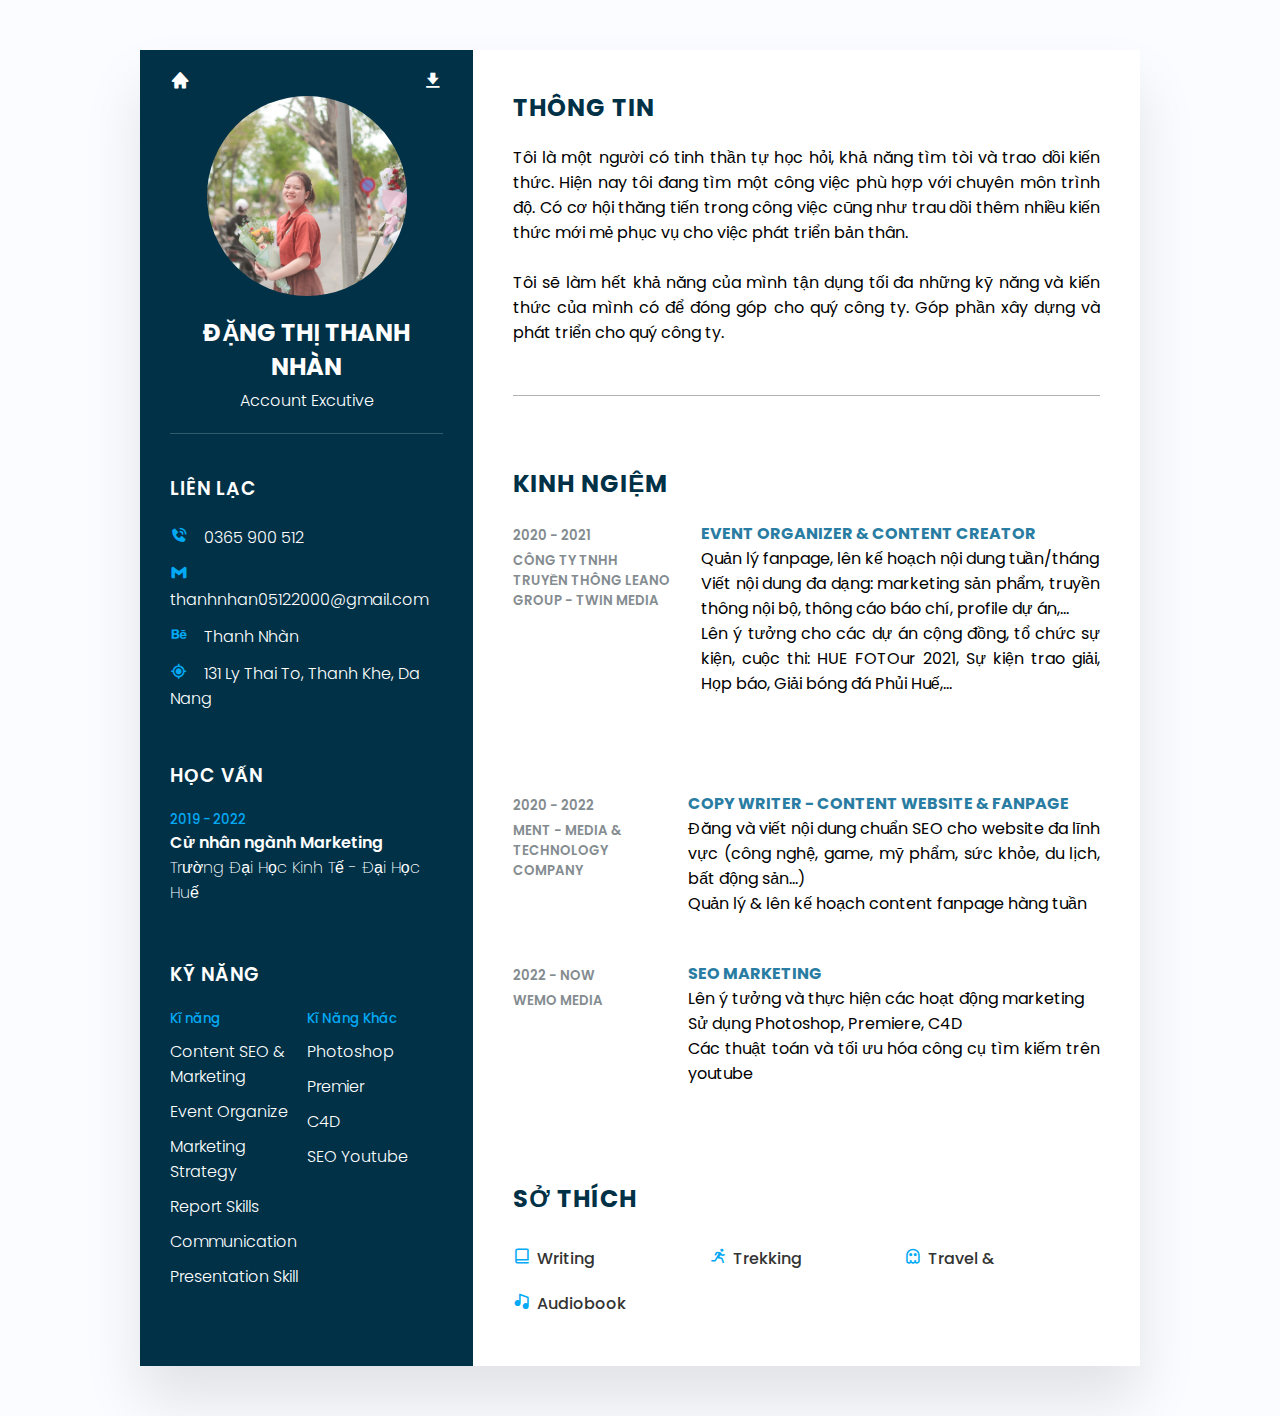
<file: cv.html>
<!DOCTYPE html>
<html lang="en">

<head>
    <meta charset="UTF-8">
    <meta http-equiv="X-UA-Compatible" content="IE=edge">
    <meta name="viewport" content="width=device-width, initial-scale=1.0">
    <link rel="stylesheet" href="./assets/css/cv.css">
    <link href='https://unpkg.com/boxicons@2.1.1/css/boxicons.min.css' rel='stylesheet'>
    <link rel="shortcut icon" href="./assets/img/about.jpg" type="image/x-icon">

    <title>CV Thanh Nhàn</title>
</head>

<body>
    <div class="container">
        <div class="left__side">
            <div class="profileText">
                <div class="homebox">
                    <div class="home__dow">
                        <a href="./index.html">
                            <i class='bx bxs-home home__icon'></i>
                        </a>
                    </div>
                    <div class="home__dow">
                        <a href="./assets/pdf/Thanh Nhan CV.pdf" download="">
                            <i class='bx bxs-download home__icon'></i>
                        </a>
                    </div>
                </div>
                <div class="imgBx">
                    <img src="./assets/img/about.jpg" alt="">
                </div>
                <h2>Đặng Thị Thanh Nhàn </h2>
                <h4>Account Excutive</h4>

            </div>
            <div class="contactInfo">
                <h3 class="title">Liên Lạc</h3>

                <ul>
                    <li>
                        <span class="icon"><i class='bx bxs-phone-call'></i></span>
                        <a href="callto:0328246814">0365 900 512</a>
                    </li>
                    <li>
                        <span class="icon"><i class='bx bxl-gmail'></i></span>
                        <a href="mailto:thanhnhan05122000@gmail.com">thanhnhan05122000@gmail.com</a>
                    </li>
                    <!--
                    <li>
                        <span class="icon"><i class='bx bx-globe'></i></span>
                        <a href="./index.html">#</a>
                    </li> -->
                    <li>
                        <span class="icon"><i class='bx bxl-behance'></i></span>
                        <a href="https://www.behance.net/xuanthang1437">Thanh Nhàn</a>
                    </li>
                    <li>
                        <span class="icon"><i class='bx bx-current-location'></i></span>
                        <span class="text">131 Ly Thai To, Thanh Khe, Da Nang</span>
                    </li>
                </ul>
            </div>

            <div class="contactInfo education">
                <h3 class="title">Học Vấn</h3>

                <ul>
                    <li>
                        <h5>2019 - 2022</h5>
                        <h4>Cử nhân ngành Marketing</h4>
                        <h4>Trường Đại Học Kinh Tế - Đại Học Huế</h4>
                    </li>
                   
            </div>

            <div class="contactInfo education">
                <h3 class="title">Kỹ Năng</h3>

                <div class="box__skills">
                    <div class="right__box">
                        <h5>Kĩ năng</h5>
                        <ul>
                            <li>
                                <span class="skill">Content SEO & Marketing</span>
                            </li>
                            <li>
                                <span class="skill">Event Organize</span>
                            </li>
                            <li>
                                <span class="skill">Marketing Strategy</span>
                            </li>
                            <li>
                                <span class="skill">Report Skills</span>
                            </li>
                            <li>
                                <span class="skill">Communication</span>
                            </li>
                            <li>
                                <span class="skill">Presentation Skill</span>
                            </li>
                        </ul>
                    </div>
                    <div class="left__box">
                        <h5>Kĩ Năng Khác</h5>
                        <ul>
                            <li>
                                <span class="skill">Photoshop</span>
                            </li>
                            <li>
                                <span class="skill">Premier</span>
                            </li>
                            <li>
                                <span class="skill">C4D</span>
                            </li>
                            <li>
                                <span class="skill">SEO Youtube</span>
                            </li>
                        </ul>
                    </div>
                </div>
            </div>
        </div>
        <div class="right__side">
            <div class="about">
                <h2 class="title2">Thông Tin</h2>
                <p>
                    Tôi là một người có tinh thần tự học hỏi, khả năng tìm tòi và trao dồi kiến thức. Hiện nay tôi đang
                    tìm một công việc phù hợp với chuyên môn trình độ. Có cơ hội thăng tiến trong công việc cũng như
                    trau dồi thêm nhiều kiến thức mới mẻ phục vụ cho việc phát triển bản thân. <br><br>
                    Tôi sẽ làm hết khả năng của mình tận dụng tối đa những kỹ năng và kiến thức của mình có để đóng góp
                    cho quý công ty. Góp phần xây dựng và phát triển cho quý công ty.
                </p>
            </div>
            <div class="about">
                <h2 class="title2">Kinh Ngiệm</h2>
                <div class="company">
                    <div class="box">
                        <div class="year__company">
                            <h5>2020 - 2021</h5>
                            <h5><div style="text-align: left">Công Ty TNHH Truyền Thông Leano Group - Twin Media</div></h5>
                        </div>
                        <div class="text">
                            <h4>Event Organizer & Content Creator</h4>
                           <p>Quản lý fanpage, lên kế hoạch nội dung tuần/tháng</p> 
                           <p>Viết nội dung đa dạng: marketing sản phẩm, truyền thông nội bộ, thông cáo báo chí, profile dự án,...</p>
                           <p>Lên ý tưởng cho các dự án cộng đồng, tổ chức sự kiện, cuộc thi: HUE FOTOur 2021, Sự kiện trao giải, Họp báo, Giải bóng đá Phủi Huế,...</p>
                        </div>
                    </div>
                    <div class="box">
                        <div class="year__company">
                            <h5></h5>
                            <h5></h5>
                        </div>
                        <!-- <div class="text">
                            <h4>Kết quả đạt được</h4>
                            <p> Hoàn thành tốt các công việc được giao, </p>
                        </div> -->
                    </div>

                </div>


                <div class="company">
                    <div class="box">
                        <div class="year__company">
                            <h5>2020 - 2022</h5>
                            <h5><div style="text-align: left">Ment - Media & Technology Company</div></h5>
                        </div>
                        <div class="text">
                            <h4>Copy Writer - Content Website & Fanpage</h4>
                            <p>Đăng và viết nội dung chuẩn SEO cho website đa lĩnh vực (công nghệ, game, mỹ phẩm, sức khỏe, du lịch, bất động sản…)</p>
                            <p>Quản lý & lên kế hoạch content fanpage hàng tuần</p>
                        </div>
                    </div>
                    <div class="box">
                        <div class="year__company">
                            <h5></h5>
                            <h5></h5>
                        </div>
                        <!-- <div class="text">
                            <h4>Kết quả đạt được</h4>
                            <p>Hoàn thành tốt các công việc được giao</p>
                        </div> -->
                    </div>
                    <div class="company">
                        <div class="box">
                            <div class="year__company">
                                <h5>2022 - Now</h5>
                                <h5><div style="text-align: left">Wemo Media</div></h5>
                            </div>
                            <div class="text">
                                <h4>Seo Marketing</h4>
                                <p>Lên ý tưởng và thực hiện các hoạt động marketing</p>
                                <p>Sử dụng Photoshop, Premiere, C4D</p>
                                <p>Các thuật toán và tối ưu hóa công cụ tìm kiếm trên youtube</p>
                            </div>
                        </div>
                        <div class="box">
                            <div class="year__company">
                                <h5></h5>
                                <h5></h5>
                            </div>
                            <!-- <div class="text">
                                <h4>Kết quả đạt được</h4>
                                <p>Hoàn thành tốt các công việc được giao</p>
                            </div> -->
                        </div>
                </div>
            </div>

            <div class="about interest">
                <h2 class="title2">Sở Thích</h2>
                <ul>
                    <li><i class='bx bx-book-alt'></i> Writing</li>
                    <li><i class='bx bx-run'></i> Trekking</li>
                    <li><i class='bx bx-ghost'></i> Travel & </li>
                    <li><i class='bx bxs-music'></i> Audiobook</li>
                    <!-- <li><i class='bx bx-train'></i> Du Lịch</li>
                    <li><i class='bx bxl-unity'></i> Làm Game</li> -->
                </ul>
            </div>
        </div>
    </div>
</body>

</html>
</file>
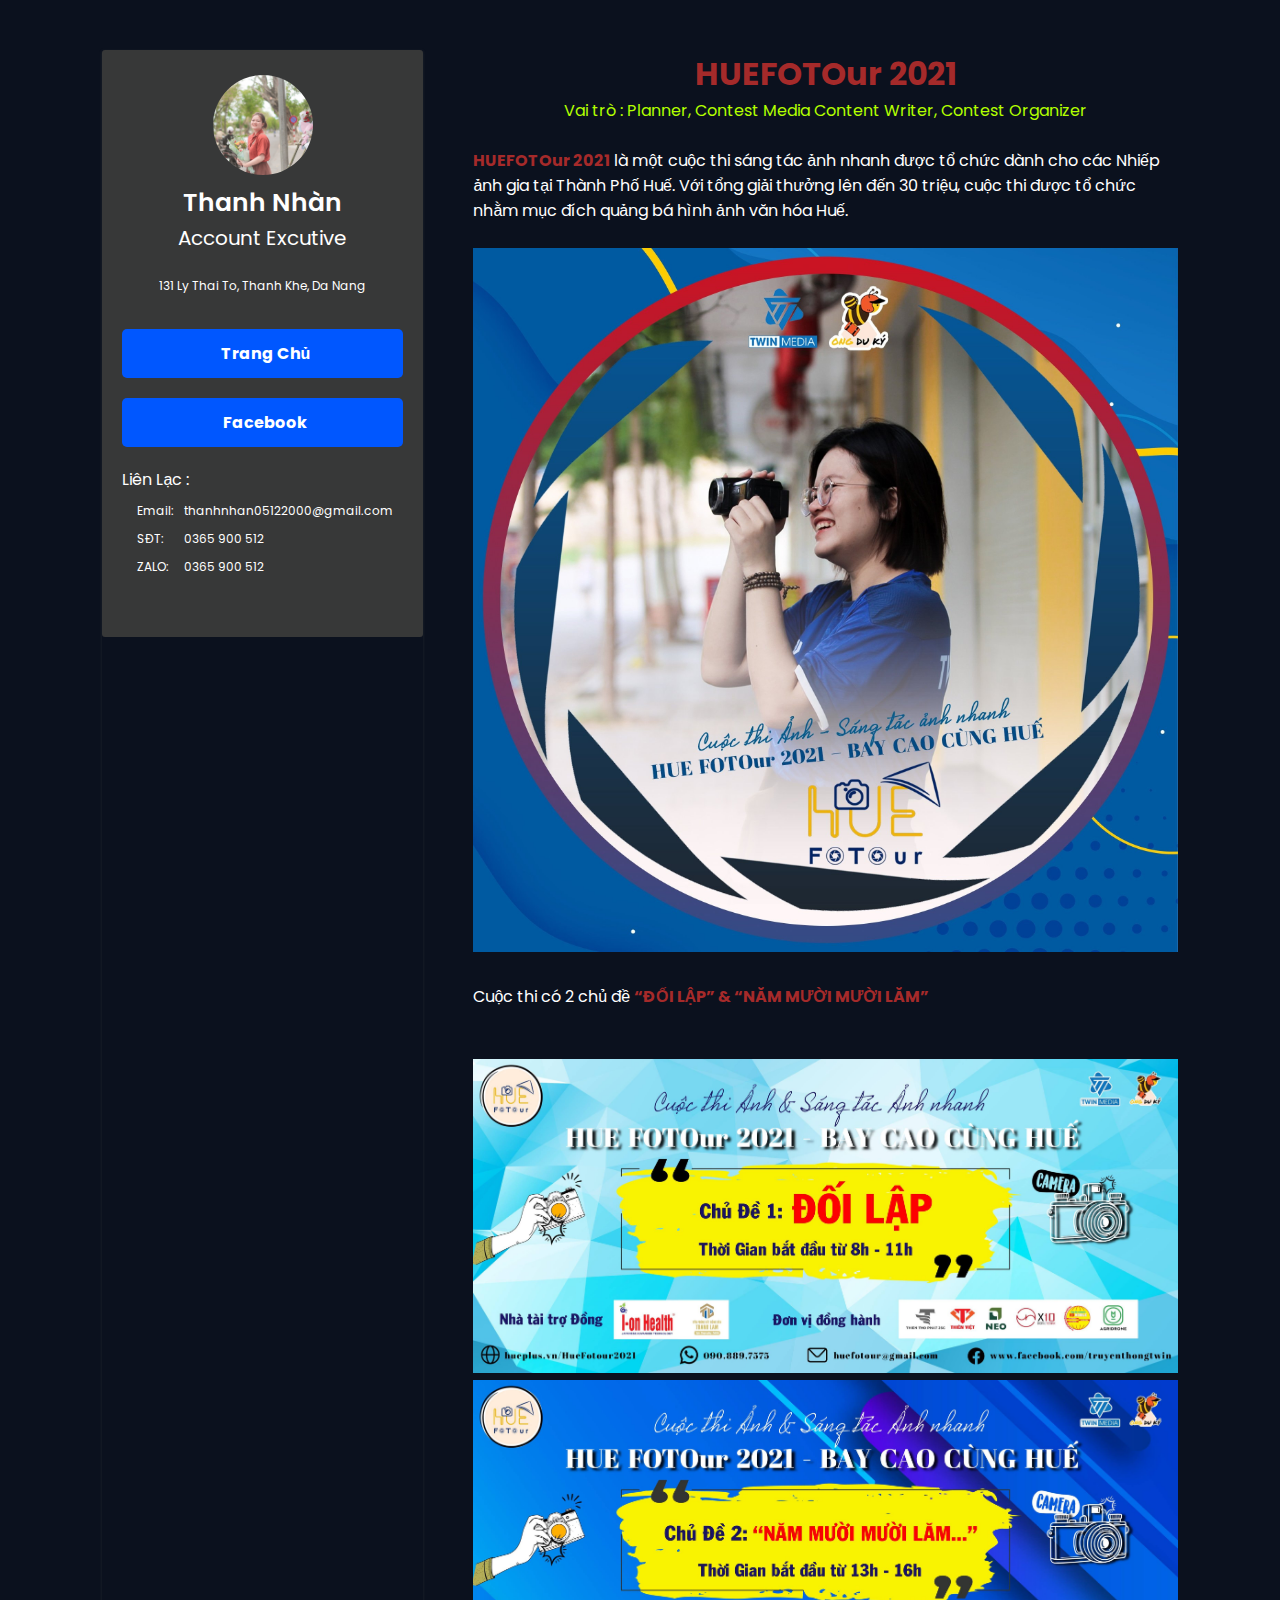
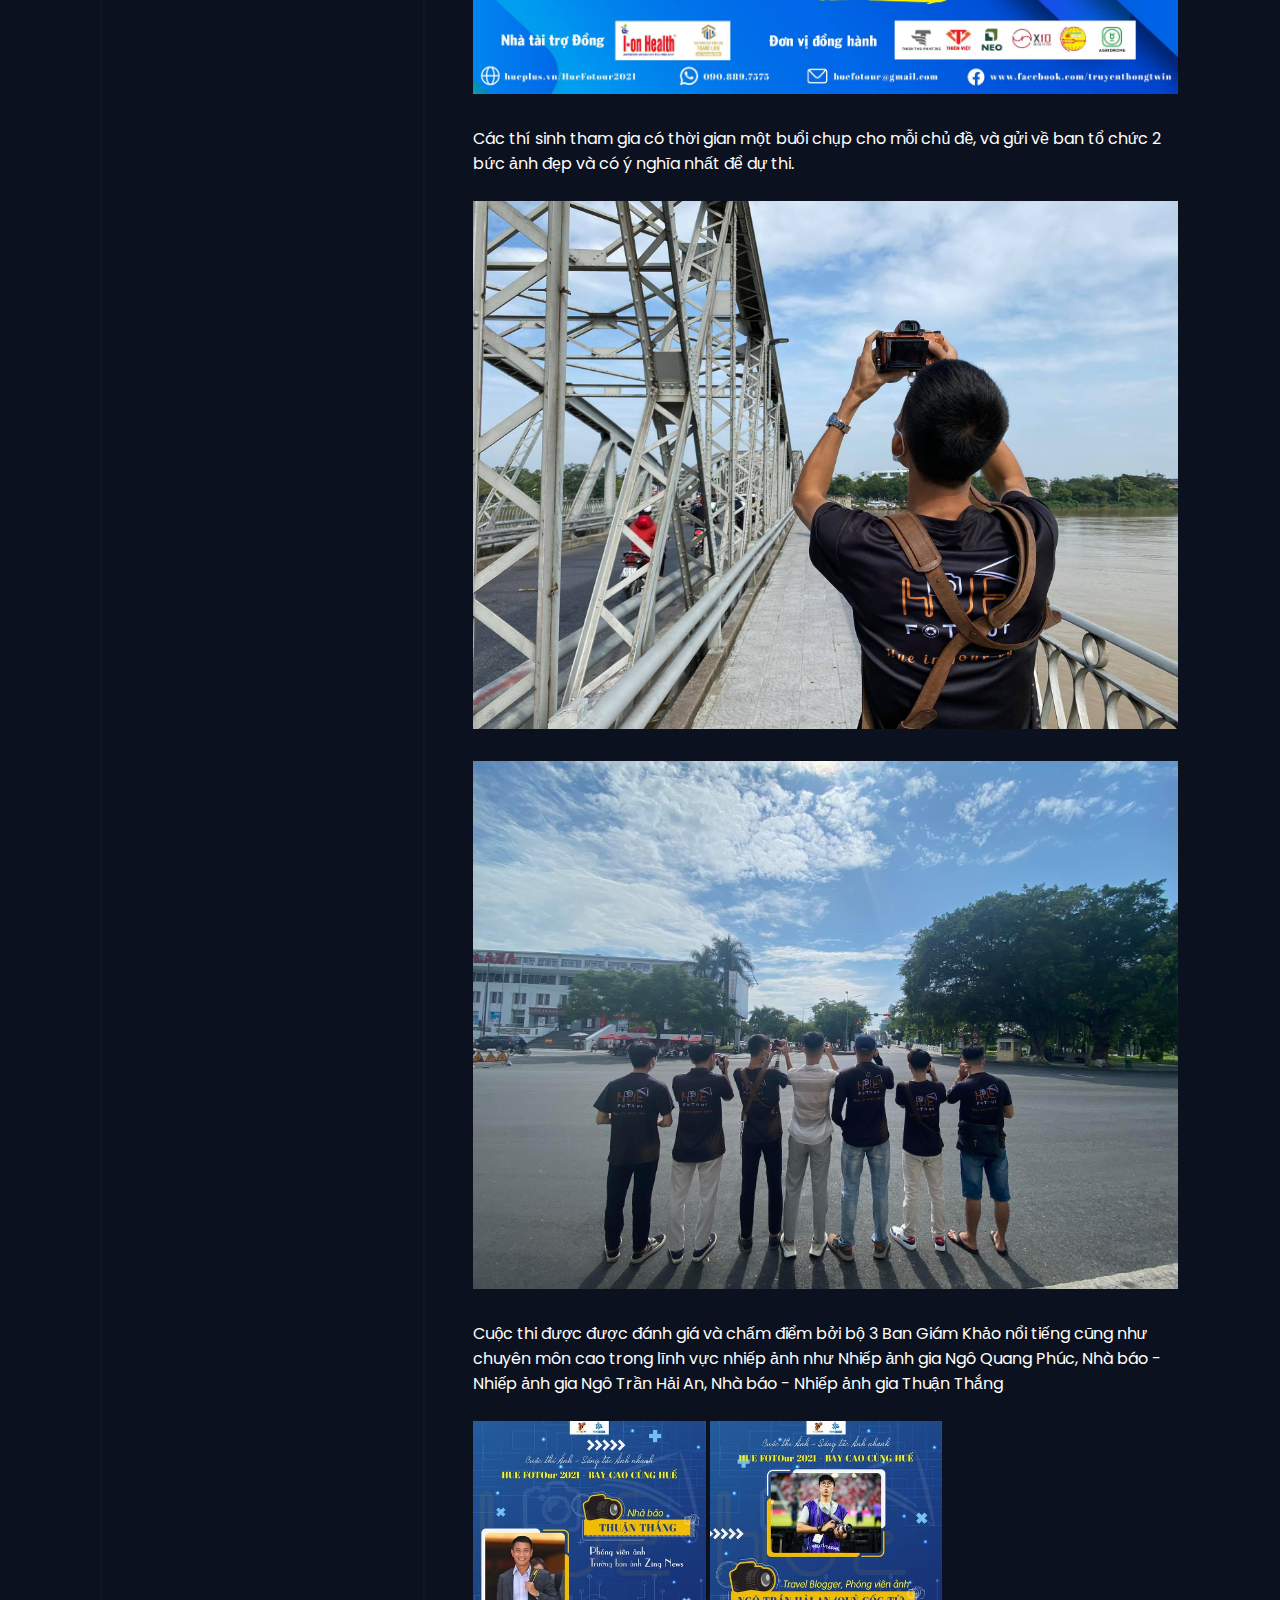
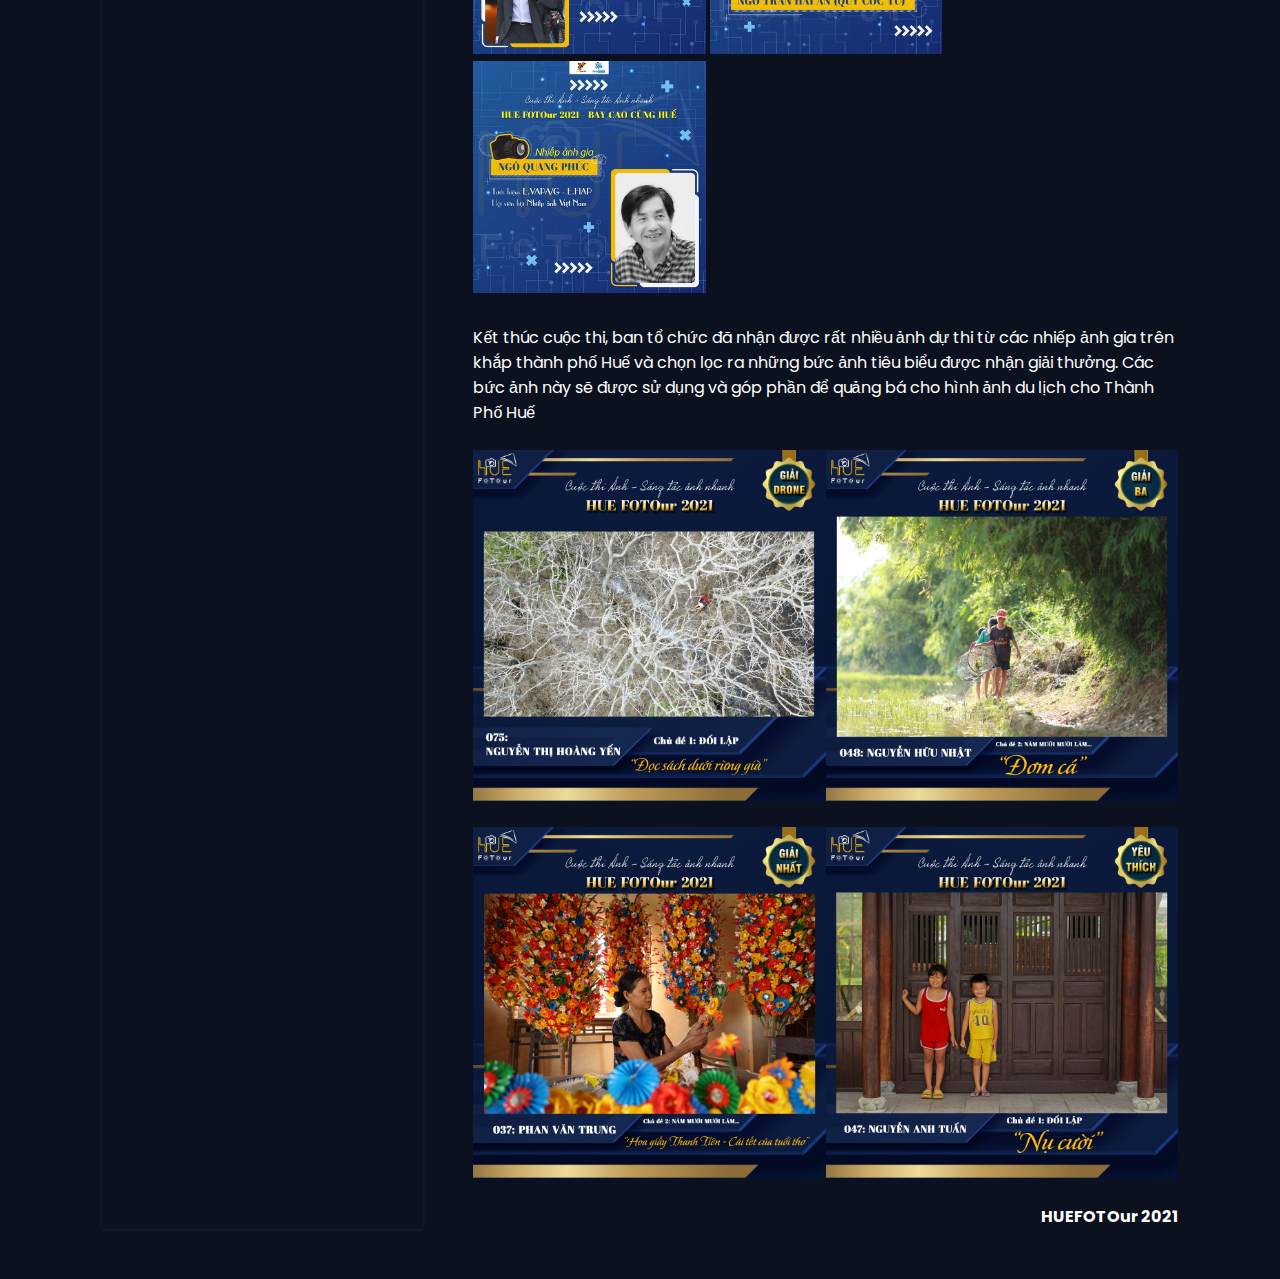
<file: HUEFOTOur 2021.html>
<!DOCTYPE html>
<html lang="en">

<head>
    <meta charset="UTF-8">
    <meta http-equiv="X-UA-Compatible" content="IE=edge">
    <meta name="viewport" content="width=device-width, initial-scale=1.0">
    <link rel="stylesheet" href="./assets/css/2d.css">
    <link rel="stylesheet" href="./assets/css/lightbox.css">
    <link rel="stylesheet" href="https://pro.fontawesome.com/releases/v5.10.0/css/all.css"
        integrity="sha384-AYmEC3Yw5cVb3ZcuHtOA93w35dYTsvhLPVnYs9eStHfGJvOvKxVfELGroGkvsg+p" crossorigin="anonymous" />
    <link rel="shortcut icon" href="./assets/img/favicon.png" type="image/x-icon">
    <style>
        .image-2 {
            display: flex;
        }

        .image-2 img {
            flex: 1;
            max-width: 50%;
            height: auto;
        }

        .image-3 {
            display: flex;
        }

        .image-3 img {
            flex: 1;
            max-width: 33%;
            height: auto;
        }

        .image-3 .a-tag {
            flex: 1;
            width: 100%;
            height: 100%;
            /* height: auto; */
        }

        /* .image-3 img .IM {
            max-width: 33%;
            height: auto;
        } */
    </style>

    <title>HUEFOTOur 2021</title>

</head>

<body>
    <div class="container">
        <div class="rightside">
            <div class="rightside__box">
                <div class="rightside__container">
                    <div class="rightside__avatar">
                        <img src="./assets/img/about.jpg" alt="">
                    </div>
                    <div class="rightside__name">
                        <h1>Thanh Nhàn</h1>
                    </div>
                    <div class="rightside__description">
                        <h1>Account Excutive</h1><br>
                    </div>
                    <div class="rightside__local">
                        <i class="fas fa-map-marker-alt local__icon"></i>
                        131 Ly Thai To, Thanh Khe, Da Nang
                    </div>
                </div>
                <div class="home btn">
                    <a href="./index.html"><i class="fas fa-home home__icon"></i> Trang Chủ
                    </a>
                </div>
                <!-- <div class="contact__btn btn">
                    <a href="https://www.behance.net/xuanthang1437">
                        <i class="fab fa-behance contact__icon"> </i>
                        Behance
                    </a> 
                </div> -->
                <div class="contact__btn btn">
                    <a href="https://www.facebook.com/umbala123mocuara">
                        <i class="fab fa-facebook-f contact__icon"></i>
                        Facebook
                    </a>
                </div>
                <div class="rightside__des">
                    <span class="rightside__title">Liên Lạc :</span>

                    <div class="des__box">
                        <div class="des__title">
                            <span class="des__title-email">Email:</span>
                            <span class="des__title-email">SĐT:</span>
                            <span class="des__title-email">ZALO:</span>
                        </div>
                        <div class="des__des">
                            <span class="des__des-email"> thanhnhan05122000@gmail.com</span>
                            <span class="des__des-email">0365 900 512</span>
                            <span class="des__des-email">0365 900 512</span>
                        </div>

                    </div>
                </div>
            </div>
        </div>
        <div class="leftside">
            <!-- <div class="gallery"></div> -->


            <script src="./assets/js/lightbox-plus-jquery.js"></script>
</body>
<section class="about section" id="about">
    <span class="section__subtitle"></span>
    <h1 style="color: brown; font-style: 210px; text-align: center;">HUEFOTOur 2021</h1>
    <p style="color: rgb(179, 255, 0); font-style: 15px; text-align: center;">Vai trò : Planner, Contest Media Content
        Writer, Contest Organizer</p>
    <br>
    <p style="color: white; ">
        <strong style="color: brown;">HUEFOTOur 2021</strong> là một cuộc thi sáng tác ảnh nhanh được tổ chức dành cho
        các Nhiếp ảnh gia tại Thành Phố Huế. Với tổng giải thưởng lên đến 30 triệu, cuộc thi được tổ chức nhằm mục đích
        quảng bá hình ảnh văn hóa Huế.

    </p>
    <br>
    <!-- <div class="gallery"> -->
    <div class="work__img" data-item="poster">
        <!-- <a href="./assets/img/huf/1.jpg" data-lightbox="models" data-title="Caption1"> -->
        <img src="./assets/img/huf/1.jpg" alt="  ảnh hày là ở đâu" width="100%">
        <!-- </a> -->
        <!-- <div style="text-align: center;"> -->
    </div>
    <!-- <div class="work__img" data-item="poster">
            <a href="./assets/img/2dimg/1.jpg" data-lightbox="models" data-title="Caption1">
                <img src="./assets/img/2dimg/1.jpg" alt="  ảnh hày là ở đâu"width="900px"; height="auto">
            </a>
        <div style="text-align: center;"> -->
    <!-- </div> -->
    <br>


    <p style="color: white;">
        Cuộc thi có 2 chủ đề <strong style="color: brown;"> “ĐỐI LẬP” & “NĂM MƯỜI MƯỜI LĂM”</strong></p>
    <br>
    <br>
    <div class="work__img" data-item="poster">
        <a href="./assets/img/huf/2.jpg" data-lightbox="models" data-title="Caption1">
            <img src="./assets/img/huf/2.jpg" alt="  ảnh hày là ở đâu">
        </a>
        <div style="text-align: center;">
        </div>
        <div class="work__img" data-item="poster">
            <a href="./assets/img/huf/3.jpg" data-lightbox="models" data-title="Caption1">
                <img src="./assets/img/huf/3.jpg" alt="  ảnh hày là ở đâu">
            </a>
            <div style="text-align: center;">
            </div>
            <br>
            <p style="color: white;">
                Các thí sinh tham gia có thời gian một buổi chụp cho mỗi chủ đề, và gửi về ban tổ chức 2 bức ảnh đẹp và
                có ý nghĩa nhất để dự thi.

            </p>
            <br>
            <div class="work__img" data-item="poster">
                <a href="./assets/img/huf/2.jpg" data-lightbox="models" data-title="Caption1">
                    <img src="./assets/img/huf/4.jpg" alt="  ảnh hày là ở đâu">
                </a>
                <div style="text-align: center;">
                </div>
                <br>
                <div class="work__img" data-item="poster">
                    <a href="./assets/img/huf/3.jpg" data-lightbox="models" data-title="Caption1">
                        <img src="./assets/img/huf/5.jpg" alt="  ảnh hày là ở đâu">
                    </a>
                    <div style="text-align: center;">
                    </div>
                    <br>
                    <p style="color: white;">
                        Cuộc thi được được đánh giá và chấm điểm bởi bộ 3 Ban Giám Khảo nổi tiếng cũng như chuyên môn
                        cao trong lĩnh vực nhiếp ảnh như Nhiếp ảnh gia Ngô Quang Phúc, Nhà báo - Nhiếp ảnh gia Ngô Trần
                        Hải An, Nhà báo - Nhiếp ảnh gia Thuận Thắng
                    </p>
                    <br>
                    <div >
                        <a href="./assets/img/huf/6.jpeg" data-lightbox="models" data-title="Caption1">
                          <img  src="./assets/img/huf/6.jpeg" alt="Ảnh 1" width="33%" >   
                        </a>
                        <a href="./assets/img/huf/5.jpeg" data-lightbox="models" data-title="Caption1">
                            <img  src="./assets/img/huf/5.jpeg" alt="Ảnh 1" width="33%" >   
                          </a>
                          <a href="./assets/img/huf/7.jpeg" data-lightbox="models" data-title="Caption1">
                            <img  src="./assets/img/huf/7.jpeg" alt="Ảnh 1" width="33%" >   
                          </a>
                        <!-- <img src="./assets/img/huf/5.jpeg" alt="Ảnh 2 " width="100%">
                        <img src="./assets/img/huf/7.jpeg" alt="Ảnh 2" width="100%"> -->

                    </div>



                </div>
                <div style="text-align: center;">
                </div>
                <br>
                <p style="color: white;">
                    Kết thúc cuộc thi, ban tổ chức đã nhận được rất nhiều ảnh dự thi từ các nhiếp ảnh gia trên khắp
                    thành phố Huế và chọn lọc ra những bức ảnh tiêu biểu được nhận giải thưởng. Các bức ảnh này sẽ
                    được sử dụng và góp phần để quảng bá cho hình ảnh du lịch cho Thành Phố Huế </p>
                <br>
                <div class="image-2">
                    <img src="./assets/img/huf/8.jpg" alt="Ảnh 1">
                    <img src="./assets/img/huf/9.jpg" alt="Ảnh 2">
                </div>
                <br>
                <div class="image-2">
                    <img src="./assets/img/huf/10.jpg" alt="Ảnh 1">
                    <img src="./assets/img/huf/11.jpg" alt="Ảnh 2">
                </div>
                <br>
                <p style="color: white; text-align: right; ">
                    <strong>HUEFOTOur 2021 </strong>
                </p>
                <!-- </p>
    <img src="./assets/img/about.jpg" alt="mô tả cho ảnh này">
    <p>
        Với sứ mệnh đem đến nhiều điều “hay ho” hơn cho cuộc sống,<br> Áo Ấm Mùa Đông vẫn luôn được nhiều thế hệ thành viên tình nguyện viên của Đội CTXH tiếp nối thực hiện, và không ngừng mang đến nhiều giá trị hơn cho cộng đồng         
    </p>
</p>
<img src="./assets/img/about.jpg" alt="mô tả cho ảnh này">
<p> -->

</html>
<!-- <div class="gallery">
                <div class="work__img" data-item="poster">
                    <a href="./assets/img/2dimg/1.jpg" data-lightbox="models" data-title="Caption1">
                        <img src="./assets/img/2dimg/1.jpg" alt="">
                    </a>
                </div>
                <div class="work__img" data-item="poster">
                    <a href="./assets/img/2dimg/2.jpg" data-lightbox="models" data-title="Caption1">
                        <img src="./assets/img/2dimg/2.jpg" alt="">
                    </a>
                </div>
                <div class="work__img" data-item="visit">
                    <a href="./assets/img/2dimg/3.jpg" data-lightbox="models" data-title="Caption1">
                        <img src="./assets/img/2dimg/3.jpg" alt="">
                    </a>
                </div>
                <div class="work__img" data-item="banner">
                    <a href="./assets/img/2dimg/4.jpg" data-lightbox="models" data-title="Caption1">
                        <img src="./assets/img/2dimg/4.jpg" alt="">
                    </a>
                </div>
                <div class="work__img" data-item="banner">
                    <a href="./assets/img/2dimg/5.jpg" data-lightbox="models" data-title="Caption1">
                        <img src="./assets/img/2dimg/5.jpg" alt="">
                    </a>
                </div>
                <div class="work__img" data-item="visit">
                    <a href="./assets/img/2dimg/6.jpg" data-lightbox="models" data-title="Caption1">
                        <img src="./assets/img/2dimg/6.jpg" alt="">
                    </a>
                </div>
                <div class="work__img" data-item="visit">
                    <a href="./assets/img/2dimg/7.jpg" data-lightbox="models" data-title="Caption1">
                        <img src="./assets/img/2dimg/7.jpg" alt="">
                    </a>
                </div>
                <div class="work__img" data-item="visit">
                    <a href="./assets/img/2dimg/9.jpg" data-lightbox="models" data-title="Caption1">
                        <img src="./assets/img/2dimg/9.jpg" alt="">
                    </a>
                </div>
            </div>
        </div>
    </div> -->
</file>
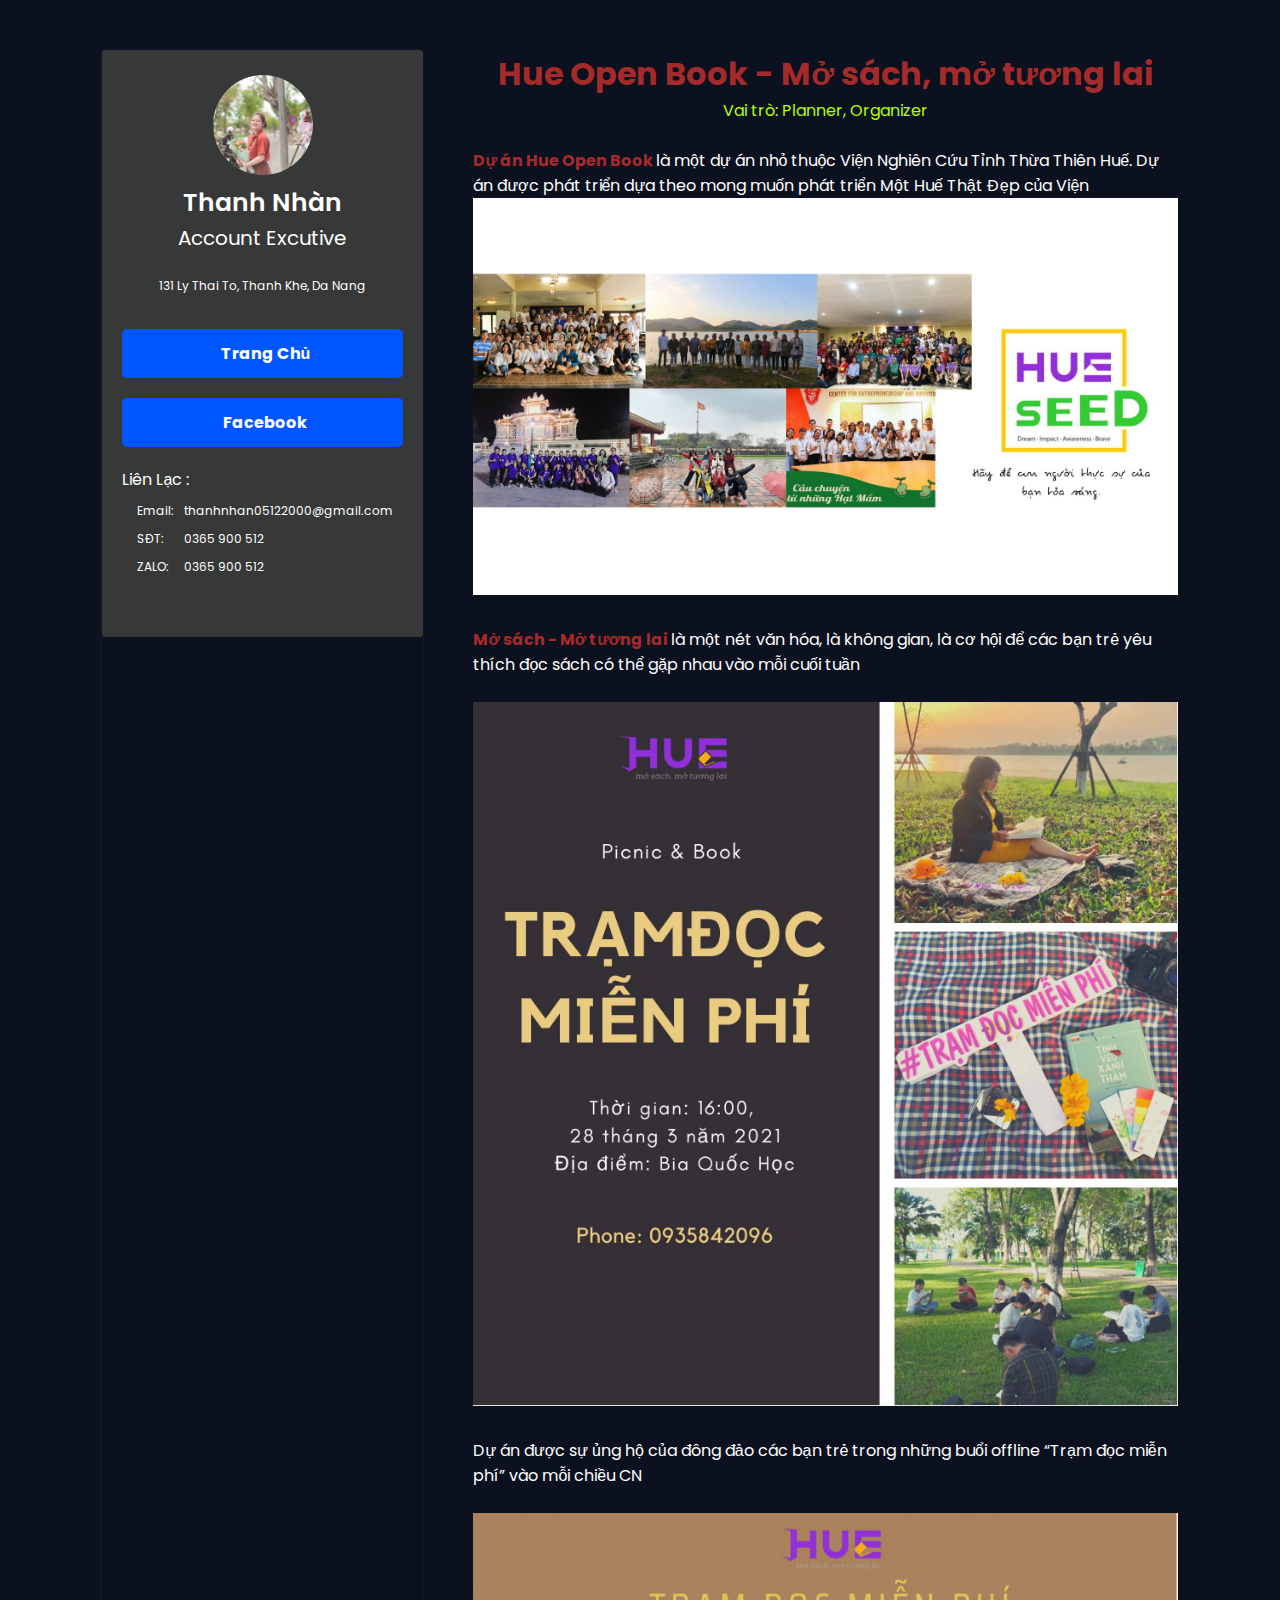
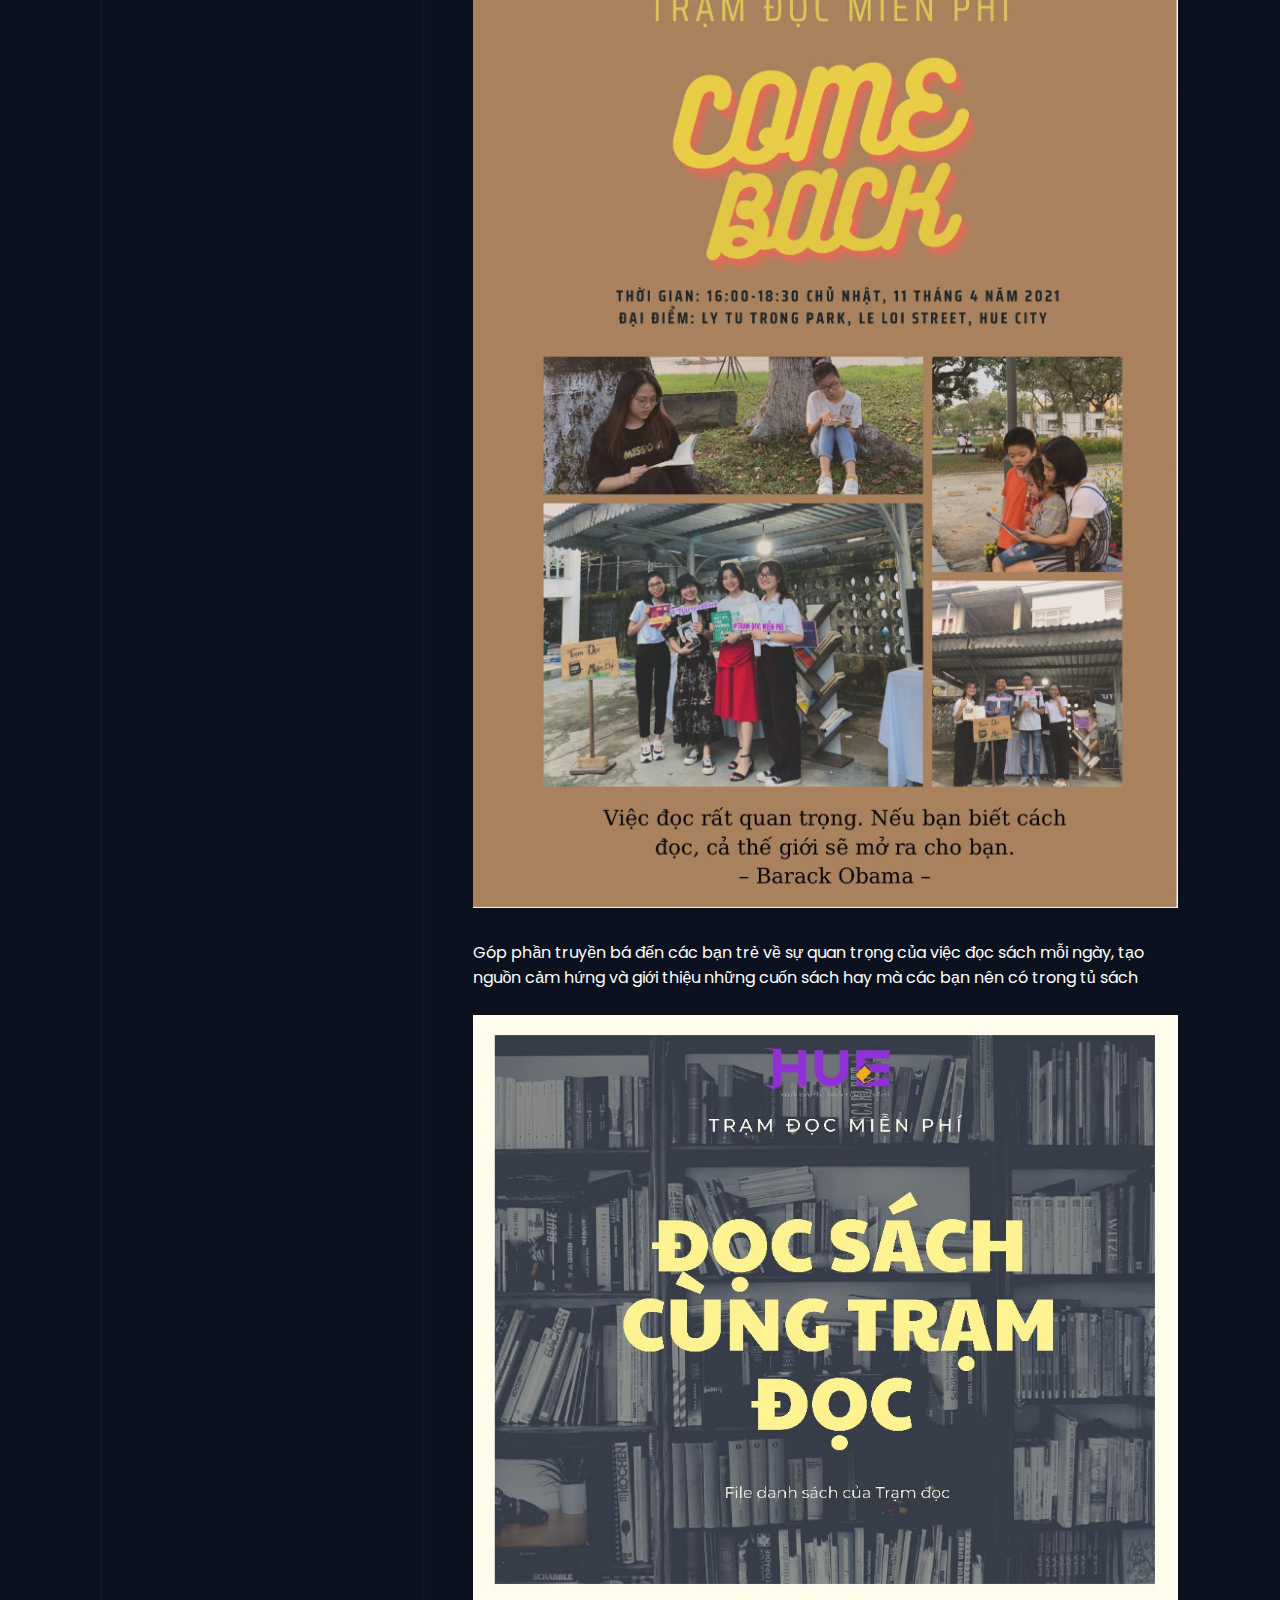
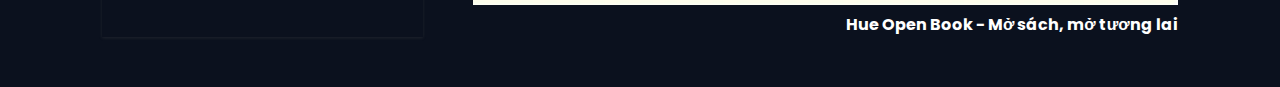
<file: msmtl.html>
<!DOCTYPE html>
<html lang="en">

<head>
    <meta charset="UTF-8">
    <meta http-equiv="X-UA-Compatible" content="IE=edge">
    <meta name="viewport" content="width=device-width, initial-scale=1.0">
    <link rel="stylesheet" href="./assets/css/2d.css">
    <link rel="stylesheet" href="./assets/css/lightbox.css">
    <link rel="stylesheet" href="https://pro.fontawesome.com/releases/v5.10.0/css/all.css"
        integrity="sha384-AYmEC3Yw5cVb3ZcuHtOA93w35dYTsvhLPVnYs9eStHfGJvOvKxVfELGroGkvsg+p" crossorigin="anonymous" />
    <link rel="shortcut icon" href="./assets/img/favicon.png" type="image/x-icon">

    <title>Mở sách - Mở tương lai</title>
</head>

<body>
    <div class="container">
        <div class="rightside">
            <div class="rightside__box">
                <div class="rightside__container">
                    <div class="rightside__avatar">
                        <img src="./assets/img/about.jpg" alt="">
                    </div>
                    <div class="rightside__name">
                        <h1>Thanh Nhàn</h1>
                    </div>
                    <div class="rightside__description">
                        <h1>Account Excutive</h1><br>
                    </div>
                    <div class="rightside__local">
                        <i class="fas fa-map-marker-alt local__icon"></i>
                        131 Ly Thai To, Thanh Khe, Da Nang
                    </div>
                </div>
                <div class="home btn">
                    <a href="./index.html"><i class="fas fa-home home__icon"></i> Trang Chủ
                    </a>
                </div>
                <!-- <div class="contact__btn btn">
                    <a href="https://www.behance.net/xuanthang1437">
                        <i class="fab fa-behance contact__icon"> </i>
                        Behance
                    </a> 
                </div> -->
                <div class="contact__btn btn">
                    <a href="https://www.facebook.com/umbala123mocuara">
                        <i class="fab fa-facebook-f contact__icon"></i>
                        Facebook
                    </a>
                </div>
                <div class="rightside__des">
                    <span class="rightside__title">Liên Lạc :</span>

                    <div class="des__box">
                        <div class="des__title">
                            <span class="des__title-email">Email:</span>
                            <span class="des__title-email">SĐT:</span>
                            <span class="des__title-email">ZALO:</span>
                        </div>
                        <div class="des__des">
                            <span class="des__des-email"> thanhnhan05122000@gmail.com</span>
                            <span class="des__des-email">0365 900 512</span>
                            <span class="des__des-email">0365 900 512</span>
                        </div>

                    </div>
                </div>
            </div>
        </div>
         <div class="leftside">
            <!-- <div class="gallery"></div> -->

            
    <script src="./assets/js/lightbox-plus-jquery.js"></script>
</body>
<section class="about section" id="about">
            <span class="section__subtitle"></span>
            <h1 style="color: brown; font-style: 210px; text-align: center;"> Hue Open Book - Mở sách, mở tương lai</h1>
            <p style="color: rgb(179, 255, 0); font-style: 15px; text-align: center;">Vai trò: Planner, Organizer</p>
                       <br>
            <p style="color: white; width: fit-content;">
                <strong style="color: brown;"> Dự án Hue Open Book </strong> là một dự án nhỏ thuộc Viện Nghiên Cứu Tỉnh Thừa Thiên Huế. Dự án được phát triển dựa theo mong muốn phát triển Một Huế Thật Đẹp của Viện
                    
            </p>
        
            <!-- <div class="gallery"> -->
        
        <div class="work__img" data-item="poster">
            <a href="./assets/img/mstl/1.jpg" data-lightbox="models" data-title="Caption1">
                <img src="./assets/img/mstl/1.jpg" alt="  ảnh hày là ở đâu"width="100%"; height="auto">
            </a>
            <br>
            <br>
        
        
      <p style="color: white;">
        <strong style="color: brown;"> Mở sách - Mở tương lai </strong>  là một nét văn hóa, là không gian, là cơ hội để các bạn trẻ yêu thích đọc sách có thể gặp nhau vào mỗi cuối tuần
     </p>
     <br>
     <div class="work__img" data-item="poster">
        <a href="./assets/img/mstl/2.jpeg" data-lightbox="models" data-title="Caption1">
            <img src="./assets/img/mstl/2.jpeg" alt="  ảnh hày là ở đâu"width="100%"; height="auto">
        </a>
        <br>
        <br>
        <p style="color: white;">
            Dự án được sự ủng hộ của đông đảo các bạn trẻ trong những buổi offline “Trạm đọc miễn phí” vào mỗi chiều CN
        </p>
        <br>
        <div class="work__img" data-item="poster">
            <a href="./assets/img/mstl/3.jpeg" data-lightbox="models" data-title="Caption1">
                <img src="./assets/img/mstl/3.jpeg" alt="  ảnh hày là ở đâu"width="100%"; height="auto">
            </a>
            <br>
        <br>
        <p style="color: white; width: fit-content;">
            Góp phần truyền bá đến các bạn trẻ về sự quan trọng của việc đọc sách mỗi ngày, tạo nguồn cảm hứng và giới thiệu những cuốn sách hay mà các bạn nên có trong tủ sách    
        </p>
        <br>
        <div class="work__img" data-item="poster">
            <a href="./assets/img/mstl/4.jpeg" data-lightbox="models" data-title="Caption1">
                <img src="./assets/img/mstl/4.jpeg" alt="  ảnh hày là ở đâu"width="100%"; height="auto">
            </a>
            <p style="color: white; text-align: right; ">
                <strong>Hue Open Book - Mở sách, mở tương lai </strong>
                </p>
   
</html>
</file>
<file: assets/css/styles.css>
/*=============== GOOGLE FONTS ===============*/
@import url("https://fonts.googleapis.com/css2?family=Poppins:wght@400;500;600&display=swap");

/*=============== VARIABLES CSS ===============*/
:root {
  --header-height: 3.5rem;

  /*========== Colors ==========*/
  /*Color mode HSL(hue, saturation, lightness)*/
  /*
        Purple: hsl(250, 66%, 75%)
        Blue: hsl(207, 90%, 72%)
        Pink: hsl(356, 66%, 75%)
        Teal: hsl(174, 63%, 62%)
  */
  --first-hue: 356;
  --sat: 66%;
  --lig: 75%;
  --second-hue: 219;
  --first-color: hsl(var(--first-hue), var(--sat), var(--lig));
  --first-color-alt: hsl(var(--first-hue), var(--sat), 60%); /* -4% */
  --title-color: hsl(var(--second-hue), 15%, 95%);
  --text-color: hsl(var(--second-hue), 8%, 75%);
  --text-color-light: hsl(var(--second-hue), 4%, 55%);
  --body-color: hsl(var(--second-hue), 48%, 8%);
  --container-color: hsl(var(--second-hue), 32%, 12%);

  /*========== Font and typography ==========*/
  /*.5rem = 8px | 1rem = 16px ...*/
  --body-font: "Poppins", sans-serif;
  --biggest-font-size: 1.75rem;
  --h1-font-size: 1.5rem;
  --h2-font-size: 1.25rem;
  --h3-font-size: 1rem;
  --normal-font-size: 0.938rem;
  --small-font-size: 0.813rem;
  --smaller-font-size: 0.75rem;
  --tiny-font-size: 0.625rem;

  /*========== Font weight ==========*/
  --font-medium: 500;
  --font-semibold: 600;

  /*========== z index ==========*/
  --z-tooltip: 10;
  --z-fixed: 100;
  --z-modal: 1000;
}

/* Responsive typography */
@media screen and (min-width: 968px) {
  :root {
    --biggest-font-size: 2.5rem;
    --h1-font-size: 2.25rem;
    --h2-font-size: 1.5rem;
    --h3-font-size: 1.25rem;
    --normal-font-size: 1rem;
    --small-font-size: 0.875rem;
    --smaller-font-size: 0.813rem;
  }
}

/*=============== BASE ===============*/
* {
  box-sizing: border-box;
  padding: 0;
  margin: 0;
}

html {
  scroll-behavior: smooth;
}

body,
button,
input,
textarea {
  font-family: var(--body-font);
  font-size: var(--normal-font-size);
}

body {
  background-color: var(--body-color);
  color: var(--text-color);
  transition: 0.4s; /* for light mode animation */
}

h1,
h2,
h3 {
  color: var(--title-color);
  font-weight: var(--font-semibold);
}

ul {
  list-style: none;
}

a {
  text-decoration: none;
}

button {
  cursor: pointer;
  border: none;
  outline: none;
}

img {
  max-width: 100%;
  height: auto;
}

/*=============== THEME ===============*/
.change-theme {
  font-size: 1.25rem;
  cursor: pointer;
  transition: 0.3s;
}
.change-theme:hover {
  color: var(--first-color);
}
/*========== Variables Dark theme ==========*/
body.light-theme {
  --title-color: hsl(var(--second-hue), 15%, 15%);
  --text-color: hsl(var(--second-hue), 8%, 35%);
  --body-color: hsl(var(--second-hue), 100%, 99%);
  --container-color: #fff;
}

/*========== 
    Color changes in some parts of 
    the website, in light theme
==========*/
.light-theme .scroll-header {
  box-shadow: 0 2px 4px hsla(0, 0%, 1%, 0.1);
}
.light-theme .nav__menu {
  background-color: hsla(var(--second-hue), 32%, 90%, 0.8);
}
.light-theme .section__subtitle {
  color: var(--text-color);
}
.light-theme .home__social-link {
  box-shadow: 0 2px 8px hsla(var(--second-hue), 48%, 8%, 0.1);
}
.light-theme .home__social::after,
.light-theme .footer__social-link {
  background-color: var(--title-color);
}
.light-theme .home__social-link,
.light-theme .home__scroll,
.light-theme .button,
.light-theme .button:hover,
.light-theme .active-work,
.light-theme .footer__title,
.light-theme .footer__link,
.light-theme .footer__copy {
  color: var(--title-color);
}
.light-theme .about__box {
  box-shadow: 0 2px 8px hsla(var(--second-hue), 48%, 8%, 0.1);
}
.light-theme .skills__content,
.light-theme .services__card,
.light-theme .work__card,
.light-theme .contact__card {
  box-shadow: 0 2px 16px hsla(var(--second-hue), 48%, 8%, 0.1);
}
.light-theme::-webkit-scrollbar {
  background-color: hsl(var(--second-hue), 8%, 66%);
}
.light-theme::-webkit-scrollbar-thumb {
  background-color: hsl(var(--second-hue), 8%, 54%);
}
.light-theme::-webkit-scrollbar-thumb:hover {
  background-color: hsl(var(--second-hue), 8%, 44%);
}
/*=============== REUSABLE CSS CLASSES ===============*/
.container {
  max-width: 968px;
  margin-left: 1rem;
  margin-right: 1rem;
}

.grid {
  display: grid;
  gap: 1.25rem;
}

.main {
  overflow: hidden;
}

.section {
  padding: 4.5rem 0 1rem;
}

.section__title,
.section__subtitle {
  text-align: center;
}

.section__title {
  font-size: var(--h2-font-size);
  color: var(--first-color);
  margin-bottom: 2rem;
}

.section__subtitle {
  display: block;
  font-size: var(--smaller-font-size);
  color: var(--text-color-light);
}

/*=============== HEADER & NAV===============*/
.header {
  position: fixed;
  top: 0;
  left: 0;
  width: 100%;
  background-color: var(--body-color);
  z-index: var(--z-fixed);
}
.nav {
  height: var(--header-height);
  display: flex;
  justify-content: space-between;
  align-items: center;
}
.nav__logo {
  color: var(--first-color);
  font-weight: var(--font-medium);
  transition: 0.4;
}
.nav__logo:hover {
  color: var(--first-color-alt);
}
.nav__menu {
  position: fixed;
  bottom: 1rem;
  background-color: hsl(var(--second-hue), 32%, 16%, 0.8);
  width: 90%;
  padding: 1rem 2.25rem;
  border-radius: 4rem;
  backdrop-filter: blur(10px);
}
.nav__list {
  display: flex;
  justify-content: space-between;
  align-items: center;
}
.nav__link {
  color: var(--text-color);
  font-size: 1.25rem;
  padding: 0.4rem;
  display: flex;
  border-radius: 5rem;
}

/* Active link */
.active-link {
  background: linear-gradient(
    180deg,
    hsla(var(--first-hue), var(--sat), var(--lig), 1),
    hsla(var(--first-hue), var(--sat), var(--lig), 0.2)
  );
  box-shadow: 0 0 16px hsla(var(--first-hue), var(--sat), var(--lig), 0.4);
  color: var(--title-color);
}

/* Change background header */
.scroll-header {
  box-shadow: 0 4px 4px hsla(0, 0%, 4%, 0.3);
}

/*=============== HOME ===============*/
.home__container {
  position: relative;
  row-gap: 4.5rem;
  padding-top: 2rem;
}
.home__data {
  text-align: center;
}
.home__greeting,
.home__education {
  font-size: var(--small-font-size);
  font-weight: var(--font-medium);
}
.home__greeting {
  display: block;
  color: var(--title-color);
  margin-bottom: 0.25rem;
}
.home__education {
  color: var(--text-color);
  margin-bottom: 2.5rem;
}
.home__name {
  font-size: var(--biggest-font-size);
}
.home__img {
  width: auto;
}
.home__handle {
  justify-self: center;
  width: 190px;
  height: 293px;
  background: linear-gradient(
    180deg,
    hsla(var(--first-hue), var(--sat), var(--lig), 1),
    hsla(var(--first-hue), var(--sat), var(--lig), 0.2)
  );
  border-radius: 10rem 10rem 1rem 1rem;
  display: flex;
  align-items: flex-end;
  justify-content: center;
}
.home__buttons {
  display: flex;
  justify-content: center;
  align-items: center;
  gap: 1.5rem;
}
.home__social,
.home__scroll {
  position: absolute;
}
.home__social {
  bottom: 5rem;
  left: 0;
  display: grid;
  row-gap: 0.5rem;
}
.home__social-link {
  width: max-content;
  background-color: var(--container-color);
  color: var(--first-color);
  padding: 0.25rem;
  border-radius: 0.25rem;
  display: flex;
  font: 1rem;
  transition: 0.4s;
}
.home__social-link:hover {
  background-color: var(--first-color);
  color: #fff;
}
.home__social::after {
  content: "";
  width: 32px;
  height: 2px;
  background-color: var(--first-color);
  transform: rotate(90deg) translate(16px, 3px);
}
.home__scroll {
  color: var(--first-color);
  right: -1.5rem;
  bottom: 4rem;
  display: grid;
  row-gap: 2.25rem;
  justify-items: center;
}
.home__scroll-icon {
  font-size: 1.25rem;
}
.home__scroll-name {
  font-size: var(--smaller-font-size);
  transform: rotate(-90deg);
}
/*=============== BUTTONS ===============*/
.button {
  display: inline-block;
  background-color: var(--first-color);
  color: var(--body-color);
  padding: 0.75rem;
  border-radius: 0.5rem;
  font-weight: var(--font-medium);
  transition: 0.4s;
}
.button:hover {
  background-color: var(--first-color-alt);
  color: var(--body-color);
}
.button--ghost {
  background-color: transparent;
  border: 2px solid var(--first-color);
  color: var(--first-color);
}

/*=============== ABOUT ===============*/
.about__container {
  row-gap: 2.5rem;
}
.about__img {
  width: 220px;
  border-radius: 1.5ren;
  justify-self: center;
}
.about__data {
  text-align: center;
}
.about__info {
  display: grid;
  grid-template-columns: repeat(3, 1fr);
  gap: 0.5rem;
  margin-bottom: 2rem;
}
.about__box {
  background-color: var(--container-color);
  border-radius: 0.75rem;
  padding: 0.75rem 0.75rem;
}
.about__icon {
  font-size: 1.5rem;
  color: var(--first-color);
  margin-bottom: 0.5rem;
}
.about__title {
  font-size: var(--small-font-size);
}
.about__subtitle {
  font-size: var(--tiny-font-size);
}
.about__description {
  margin-bottom: 2rem;
}

/*=============== SKILLS ===============*/
.skills__container {
  row-gap: 2rem;
  padding-top: 1rem;
}
.skills__content {
  background-color: var(--container-color);
  padding: 1.5rem;
  border-radius: 1.25rem;
}
.skills__title {
  font-size: var(--normal-font-size);
  font-weight: var(--font-medium);
  color: var(--first-color);
  text-align: center;
  margin-bottom: 1.5rem;
}
.skills__box {
  display: flex;
  justify-content: center;
  column-gap: 2.5rem;
}
.skills__group {
  display: grid;
  align-content: flex-start;
  row-gap: 1rem;
}
.skills__data {
  display: flex;
  column-gap: 0.5rem;
}
.skills .bx-check-circle {
  font-size: 1rem;
  color: var(--first-color);
}
.skills__name {
  font-size: var(--normal-font-size);
  font-weight: var(--font-medium);
  line-height: 18px;
}
.skills__level {
  font-size: var(--tiny-font-size);
}

/*=============== SERVICES ===============*/
.services__container {
  grid-template-columns: repeat(2, 1fr);
  gap: 1.5rem;
  padding-top: 1rem;
}
.services__card {
  background-color: var(--container-color);
  padding: 2rem 1.5rem 1.5rem;
  border-radius: 1rem;
}
.services__title {
  font-size: var(--h3-font-size);
  margin-bottom: 2.5rem;
}
.services__button {
  color: var(--first-color);
  font-size: var(--small-font-size);
  display: flex;
  align-items: center;
  column-gap: 0.25rem;
  cursor: pointer;
}
.services__button:hover .services__icon {
  transform: translateX(0.5rem);
}
.services__icon {
  font-size: 1rem;
  transition: 0.4s;
}
/* Services modal */
.services__modal {
  position: fixed;
  inset: 0;
  background-color: hsla(var(--second-hue), 28%, 16%, 0.7);
  padding: 2rem 1rem;
  display: grid;
  place-items: center;
  transition: 0.4s;
  z-index: var(--z-modal);
  visibility: hidden;
  opacity: 0;
}
.services__modal-content {
  position: relative;
  background-color: var(--body-color);
  padding: 4.5rem 1.5rem 2rem;
  border-radius: 1.5rem;
}
.services__modal-title,
.services__modal-description {
  text-align: center;
}
.services__modal-title {
  font-size: var(--h3-font-size);
  color: var(--first-color);
  margin-bottom: 1rem;
}
.services__modal-description {
  font-size: var(--small-font-size);
  margin-bottom: 2rem;
}
.services__modal-list {
  display: grid;
  row-gap: 0.75rem;
}
.services__modal-item {
  display: flex;
  align-items: flex-start;
  column-gap: 0.5rem;
}
.services__modal-icon {
  font-size: 1.5rem;
  color: var(--first-color);
}
.services__modal-info {
  font-size: var(--small-font-size);
}
.services__modal-close {
  position: absolute;
  top: 1.5rem;
  right: 1.5rem;
  font-size: 1.5rem;
  color: var(--first-color);
  cursor: pointer;
}
/*Active modal*/
.active-modal {
  opacity: 1;
  visibility: visible;
}

/*=============== WORK ===============*/
.work__container {
  padding-top: 1rem;
}
.work__filters {
  display: flex;
  justify-content: center;
  align-items: center;
  column-gap: 0.75rem;
  margin-bottom: 2rem;
}
.work__item {
  cursor: pointer;
  color: var(--title-color);
  padding: 0.25rem 0.75rem;
  font-size: var(--font-medium);
  border-radius: 0.5rem;
}
.work__card {
  background-color: var(--container-color);
  padding: 1rem;
  border-radius: 1rem;
}
.work__img {
  border-radius: 1rem;
  margin-bottom: 0.75rem;
}
.work__title {
  font-size: var(--normal-font-size);
  font-weight: var(--font-medium);
  margin-bottom: 0.25rem;
}
.work__button {
  width: max-content;
  color: var(--first-color);
  font-size: var(--small-font-size);
  display: flex;
  align-items: center;
  column-gap: 0.25rem;
}
.work__button:hover .work__icon {
  transform: translateX(0.25rem);
}
.work__icon {
  font-size: 1rem;
  transition: 0.4s;
}

/* Active item work*/
.active-work {
  background-color: var(--first-color);
  color: var(--body-color);
}

/*=============== CONTACT ===============*/
.contact__container {
  row-gap: 3rem;
  padding-bottom: 3rem;
}
.contact__title {
  text-align: center;
  font-size: var(--h3-font-size);
  margin-bottom: 1.5rem;
}
.contact__info {
  display: grid;
  gap: 1rem;
}
.contact__card {
  background-color: var(--container-color);
  padding: 1rem;
  border-radius: 0.75rem;
  text-align: center;
}
.contact__card-icon {
  font-size: 2rem;
  color: var(--title-color);
  margin-bottom: 0.25rem;
}
.contact__card-title,
.contact__card-data {
  font-size: var(--small-font-size);
}
.contact__card-title {
  font-weight: var(--font-medium);
}
.contact__card-data {
  display: block;
  margin-bottom: 0.75rem;
}
.contact__button {
  color: var(--first-color);
  font-size: var(--small-font-size);
  display: flex;
  align-items: center;
  justify-content: center;
  column-gap: 0.25rem;
}
.contact__button:hover .contact__button-icon {
  transform: translateX(0.25rem);
}
.contact__button-icon {
  font-size: 1rem;
  transition: 0.4s;
}

.form-message {
  font-size: 1rem;
  line-height: 1.6rem;
  padding: 4px 0 0;
  text-align: left;
  display: block;
}
.contact__form-div {
  display: flex;
  flex-direction: column-reverse;
  position: relative;
  margin-bottom: 1.7rem;
  height: 6rem;
  flex: 1;
}
.contact__form-div.invalid .form-message {
  color: #f33a58;
}
.contact__form-div.invalid .contact__form-input {
  border-color: #f33a58;
}
.contact__form-input {
  position: absolute;
  left: 0;
  top: 0;
  width: 100%;
  height: 4rem;
  border: 2px solid var(--text-color-light);
  background: none;
  color: var(--text-color);
  outline: none;
  padding: 1.5rem;
  border-radius: 0.75rem;
  z-index: 1;
}
.contact__form-tag {
  position: absolute;
  top: -0.75rem;
  left: 1.25rem;
  font-size: var(--smaller-font-size);
  padding: 0.25rem;
  z-index: 10;
  background-color: var(--body-color);
}
.contact__form-area {
  height: 15rem;
}
.contact__form-area textarea {
  resize: none;
  height: 12.4rem;
}

/*=============== FOOTER ===============*/
.footer {
  background-color: var(--first-color);
}
.footer__container {
  padding: 2rem 0rem 6rem;
}
.footer__title,
.footer__link {
  color: var(--body-color);
}
.footer__title {
  text-align: center;
  margin-bottom: 2rem;
}
.footer__list {
  display: flex;
  justify-content: center;
  column-gap: 1.5rem;
  margin-bottom: 2rem;
}
.footer__social {
  display: flex;
  justify-content: center;
  column-gap: 1.25rem;
}
.footer__social-link {
  background-color: var(--body-color);
  color: var(--first-color);
  padding: 0.25rem;
  border-radius: 0.25rem;
  font-size: 1rem;
  display: inline-flex;
}
.footer__copy {
  display: block;
  margin-top: 4.5rem;
  color: var(--container-color);
  text-align: center;
  font-size: var(--small-font-size);
}

/*=============== SCROLL BAR ===============*/
::-webkit-scrollbar {
  width: 0.6rem;
  border-radius: 0.5rem;
  background-color: hsl(var(--second-hue), 8%, 38%);
}
::-webkit-scrollbar-thumb {
  background-color: hsl(var(--second-hue), 8%, 28%);
  border-radius: 0.5rem;
}
::-webkit-scrollbar-thumb:hover {
  background-color: hsl(var(--second-hue), 8%, 20%);
}

/*=============== BREAKPOINTS ===============*/
/* For small devices */
@media screen and (max-width: 320px) {
  .nav__menu {
    padding: 1rem 1.5rem;
  }
  .home__buttons {
    flex-direction: column;
  }
  .home__handle {
    width: 150px;
    height: 253px;
  }
  .home__img {
    width: 130px;
  }
  .about__info {
    grid-template-columns: repeat(2, 1fr);
  }
  .skills__box {
    column-gap: 1rem;
  }
  .skills__name {
    font-size: var(--small-font-size);
  }
  .services__container {
    grid-template-columns: 145px;
    justify-content: center;
  }
  .work__item {
    font-size: var(--small-font-size);
  }
  .work__filters {
    column-gap: 0.25rem;
  }
}

/* For medium devices */
@media screen and (min-width: 576px) {
  .nav__menu {
    width: 328px;
    left: 0;
    right: 0;
    margin: auto;
  }
  .about__info {
    grid-template-columns: repeat(3, 140px);
    justify-content: center;
  }
  .about__description {
    padding: 0 5rem;
  }
  .skills__container {
    justify-content: center;
  }
  .skills__content {
    padding: 2rem 4rem;
  }
  .services__container {
    grid-template-columns: repeat(2, 160px);
    justify-content: center;
  }
  .services__modal-content {
    width: 500px;
    padding: 4.5rem 2.5rem 2.5rem;
  }
  .services__modal-description {
    padding: 0 3.5rem;
  }
  .work__container {
    justify-content: center;
  }
  .work__img {
    width: 295px;
  }
  .contact__info {
    grid-template-columns: 300px;
    justify-content: center;
  }
  .contact__form {
    width: 360px;
    margin: 0 auto;
  }
}
@media screen and (min-width: 767px) {
  .work__container {
    grid-template-columns: repeat(2, max-content);
  }
  .contact__container {
    grid-template-columns: repeat(2, max-content);
    justify-content: center;
    column-gap: 3rem;
  }
}
/* For large devices */
@media screen and (min-width: 992px) {
  .container {
    margin-left: auto;
    margin-right: auto;
  }
  .section {
    padding: 6.5rem 1rem;
  }
  .section__title {
    margin-bottom: 3.5rem;
  }
  .nav {
    height: calc(var(--header-height) + 1rem);
  }
  .home__handle {
    width: 290px;
    height: 400px;
  }
  .home__img {
    width: 220px;
  }
  .home__social-link {
    padding: 0.4rem;
    font-size: 1.25rem;
  }
  .home__social::after {
    transform: rotate(90deg) translate(16px, 0);
  }
  .home__scroll-icon {
    font-size: 2rem;
  }
  .about__container {
    grid-template-columns: repeat(2, 1fr);
    align-items: center;
    column-gap: 4rem;
  }
  .about__img {
    width: 350px;
  }
  .about__data {
    text-align: initial;
  }
  .about__info {
    justify-content: initial;
  }
  .about__box {
    text-align: center;
    padding: 1rem 1.25rem;
  }
  .about__description {
    padding: 0 4rem 0 0;
    margin-bottom: 0.8rem;
  }
  .skills__container {
    grid-template-columns: repeat(2, 350px);
    column-gap: 3rem;
  }
  .services__container {
    grid-template-columns: repeat(3, 192px);
    column-gap: 3rem;
  }
  .services__card {
    padding: 5rem 2rem 1.5rem;
  }
  .work__container {
    gap: 3rem;
  }
  .work__card {
    padding: 1.25rem;
  }
  .work__img {
    margin-bottom: 1rem;
  }
  .work__title {
    margin-bottom: 0.5rem;
  }
  .contact__container {
    column-gap: 6rem;
  }
  .contact__form-div {
    margin-bottom: 2.3rem;
  }
  .footer__social-link {
    font-size: 1.25rem;
    padding: 0.4rem;
    border-radius: 0.5rem;
  }
}
/* Toast Messenger */
#toast {
  position: fixed;
  top: calc(var(--header-height) + 32px);
  right: 32px;
  z-index: 9999;
}
.toast {
  display: flex;
  align-items: center;
  justify-content: space-between;
  background: #fff;
  min-width: 300px;
  max-width: 450px;
  border-radius: 2px;
  border-left: 4px solid;
  box-shadow: 0 5px 8px rgba(0, 0, 0, 0.08);
  padding: 20px 0;
  animation: slideInLeft ease 0.3s, fadeOut linear 1s 3s forwards;
}
@keyframes slideInLeft {
  from {
    transform: translateX(calc(100% + 32px));
    opacity: 0;
  }
  to {
    transform: translateX(0);
    opacity: 1;
  }
}
@keyframes fadeOut {
  to {
    opacity: 0;
  }
}
.toast + .toast {
  margin-top: 20px;
}
.toast__icon {
  font-size: 24px;
}
.toast__icon,
.toast__close {
  padding: 0 16px;
}
.toast__body {
  flex-grow: 1;
}
.toast__title {
  font-size: 16px;
  font-weight: 600;
  color: #333;
}
.toast__msg {
  font-size: 14px;
  color: #8888;
  line-height: 1.5;
}
.toast__close {
  font-size: 20px;
  color: rgba(0, 0, 0, 1);
  cursor: pointer;
}
.toast--success {
  border-color: #47d864;
}
.toast--success .toast__icon {
  color: #47d864;
}
.toast--error {
  border-color: #ff623d;
}
.toast--error .toast__icon {
  color: #ff623d;
}
</file>
<file: assets/css/2d.css>
@import url("https://fonts.googleapis.com/css2?family=Poppins:wght@400;500;600&display=swap");

* {
  margin: 0;
  padding: 0;
  box-sizing: border-box;
  font-family: "Poppins", sans-serif;
}
html {
  scroll-behavior: smooth;
}

ul {
  list-style: none;
}

a {
  text-decoration: none;
  /* màu tex */
  color: #ffffff;
}

button {
  cursor: pointer;
  border: none;
  outline: none;
}

img {
  max-width: 100%;
  height: auto;
}
.btn {
  color: #000000;
  display: flex;
  justify-content: center;
  font-size: 12px;
  font-weight: 700;
  padding: 12px 18px;
  background-color: #0401c0;
  margin-bottom: 10px;
}
.gallery .work__img .hide {
  display: none;
}
/* Right Side */
.rightside {
  position: relative;
  box-shadow: 0 1px 3px rgba(80, 80, 80, 0.3);
  height: auto;
}
.rightside__container {
  /* màu chữ xuân th */
  color: #ffffff;
  font-size: 12px;
  line-height: 15.6px;
  text-align: center;
  padding: 25px 30px 16px;
}
.rightside__box {
  width: 100%;
  /* màu nền xuân thắng */
  background-color: #373838;
  border-radius: 3px;
  font-size: 12px;
  padding-bottom: 26px;
}
.rightside__avatar {
  width: 100px;
  height: 100px;
  color: #191919;
  display: inline-block;
  font-size: 12px;
  text-align: center;
  margin-bottom: 20px;
}
.rightside__avatar img {
  border-radius: 50%;
}
.rightside__name {
  text-align: center;
  margin-bottom: 20px;
}
.rightside__name h1 {
  font-size: 25px;
  font-weight: 600;
}
.rightside__description {
  text-align: center;
  margin-bottom: 16px;
}
.rightside__description h1 {
  font-size: 20px;
  font-weight: 400;
}
.home {
  margin: 20px;
  border-radius: 5px;
  cursor: pointer;
  background-color: #0057ff;
}
.home:hover {
  background-color: #003ecb;
}
.home a {
  width: 100%;
  text-align: center;
  font-size: 16px;
}
.home__icon {
  font-size: 16px;
  padding-right: 5px;
}

.contact__btn {
  margin: 20px;
  border-radius: 5px;
  cursor: pointer;
  background-color: #0057ff;
  text-align: center;
}
.contact__btn:hover {
  background-color: #003ecb;
}
.contact__btn a {
  width: 100%;
  text-align: center;
  font-size: 16px;
}
.contact__icon {
  font-size: 16px;
  padding-right: 5px;
}
.rightside__des {
  margin: 20px;
}
.rightside__title {
  color: white;
  font-size: 16px;
}
.des__box {
  display: flex;
  padding-left: 15px;
  margin-top: 10px;
}

.des__des,
.des__title {
  display: flex;
  flex-direction: column;
  margin-right: 10px;
  margin-bottom: 5px;
}
.des__title-email,
.des__des-email {
  margin-bottom: 10px;
  color: white;
}
/* Left Side */

.container {
  background-color: #0b111e;
  width: 100%;
  min-height: 100vh;
  display: grid;
  grid-template-columns: 1fr 3fr;
  gap: 50px;
  padding: 50px 8%;
}
.gallery {
  display: grid;
  grid-template-columns: repeat(auto-fit, minmax(250px, 1fr));
  grid-gap: 30px;
}
.gallery .work__img {
  width: 100%;
  object-fit: cover;
  display: flex;
  align-items: center;
}
.gallery img {
  width: 100%;
}
.work__item {
  cursor: pointer;
}

/* Media */
@media screen and (max-width: 678px) {
  .container {
    display: flex;
    flex-direction: column;
    flex-wrap: wrap;
  }
  .work__container {
    margin-bottom: 30px;
    flex-wrap: wrap;
    row-gap: 10px;
  }
  .work__item {
    font-size: 12px;
    padding: 9px 10px;
  }
}
</file>
<file: assets/css/cv.css>
@import url("https://fonts.googleapis.com/css2?family=Poppins:wght@400;500;600&display=swap");

* {
  margin: 0;
  padding: 0;
  box-sizing: border-box;
  font-family: "Poppins", sans-serif;
}
body {
  background: hsla(216, 100%, 99%, 1);
  display: flex;
  justify-content: center;
  align-items: center;
  min-height: 100vh;
}
.container {
  position: relative;
  width: 100%;
  max-width: 1000px;
  min-height: 1000px;
  background: #fff;
  margin: 50px;
  display: grid;
  grid-template-columns: 1fr 2fr;
  box-shadow: 0 35px 55px rgba(0, 0, 0, 0.1);
}
.container .left__side {
  position: relative;
  background-color: #003147;
  padding: 20px 30px;
}
.homebox {
  display: flex;
  justify-content: space-between;
  width: 100%;
  height: auto;
}
.homebox .home__icon {
  font-size: 20px;
  color: #fff;
  cursor: pointer;
}
.homebox .home__icon:hover {
  opacity: 0.8;
}
.profileText {
  position: relative;
  display: flex;
  flex-direction: column;
  align-items: center;
  padding-bottom: 20px;
  border-bottom: 1px solid rgba(255, 255, 255, 0.2);
}
.profileText .imgBx {
  position: relative;
  width: 200px;
  height: 200px;
  border-radius: 50%;
  overflow: hidden;
}
.profileText .imgBx img {
  position: absolute;
  top: 0;
  left: 0;
  width: 100%;
  height: 100%;
  object-fit: cover;
}
.profileText h2 {
  color: #fff;
  font-size: 1.5em;
  margin-top: 20px;
  text-transform: uppercase;
  text-align: center;
  line-height: 1.4em;
}
.profileText h4 {
  margin-top: 5px;
  font-size: 1em;
  font-weight: 300;
  color: #fff;
}
.contactInfo {
  padding-top: 40px;
}
.title {
  color: #fff;
  text-transform: uppercase;
  font-weight: 600;
  letter-spacing: 1px;
  margin-bottom: 20px;
}
.contactInfo ul {
  position: relative;
}
.contactInfo ul li {
  position: relative;
  list-style: none;
  margin: 10px 0;
  cursor: pointer;
}
.contactInfo ul li .icon {
  display: inline-block;
  width: 30px;
  font-size: 18px;
  color: #03a9f4;
}
.contactInfo ul li a,
span {
  text-decoration: none;
  color: #fff;
  font-weight: 300;
}
.contactInfo.education {
  margin-bottom: 15px;
}
.contactInfo.education h5 {
  color: #03a9f4;
  font-weight: 500;
}
.contactInfo.education h4:nth-child(2) {
  color: #fff;
  font-weight: 600;
}
.contactInfo.education h4 {
  color: #fff;
  font-weight: 200;
}
.container .right__side {
  position: relative;
  background: #fff;
  padding: 40px;
}
.box__skills {
  display: grid;
  grid-template-columns: 1fr 1fr;
}
.about {
  margin-bottom: 70px;
  padding-bottom: 50px;
  border-bottom: 1px solid rgba(0, 0, 0, 0.3);
  text-align: justify;
}
.about:last-child {
  margin-bottom: 0;
  border-bottom: none;
  padding: 0;
}
.title2 {
  color: #003147;
  text-transform: uppercase;
  letter-spacing: 1px;
  margin-bottom: 20px;
}
.about .box {
  display: flex;
  flex-direction: row;
  gap: 25px;
  margin: 20px 0;
}
.about .box .year__company {
  min-width: 150px;
}
.about .box .year__company h5 {
  text-transform: uppercase;
  color: #848c90;
  font-weight: 600;
  margin-top: 5px;
}
.about .box .text h4 {
  text-transform: uppercase;
  color: #2a7da2;
  font-size: 16px;
}
.company {
  margin: 20px 0 70px 0;
}
.interest ul {
  display: grid;
  grid-template-columns: repeat(3, 1fr);
}
.interest ul li {
  list-style: none;
  color: #333;
  font-weight: 500;
  margin: 10px 0;
}
.interest ul li .bx {
  color: #03a9f4;
  font-size: 18px;
  width: 20px;
}
@media screen and (max-width: 1000px) {
  .container {
    margin: 10px;
    grid-template-columns: repeat(1, 1fr);
  }
  .interest ul {
    grid-template-columns: repeat(2, 1fr);
  }
}
@media screen and (max-width: 600px) {
  .about .box {
    flex-direction: column;
  }
  .about .box .year__company {
    margin-bottom: 5px;
  }
  .interest ul {
    grid-template-columns: repeat(2, 1fr);
  }
}
</file>
